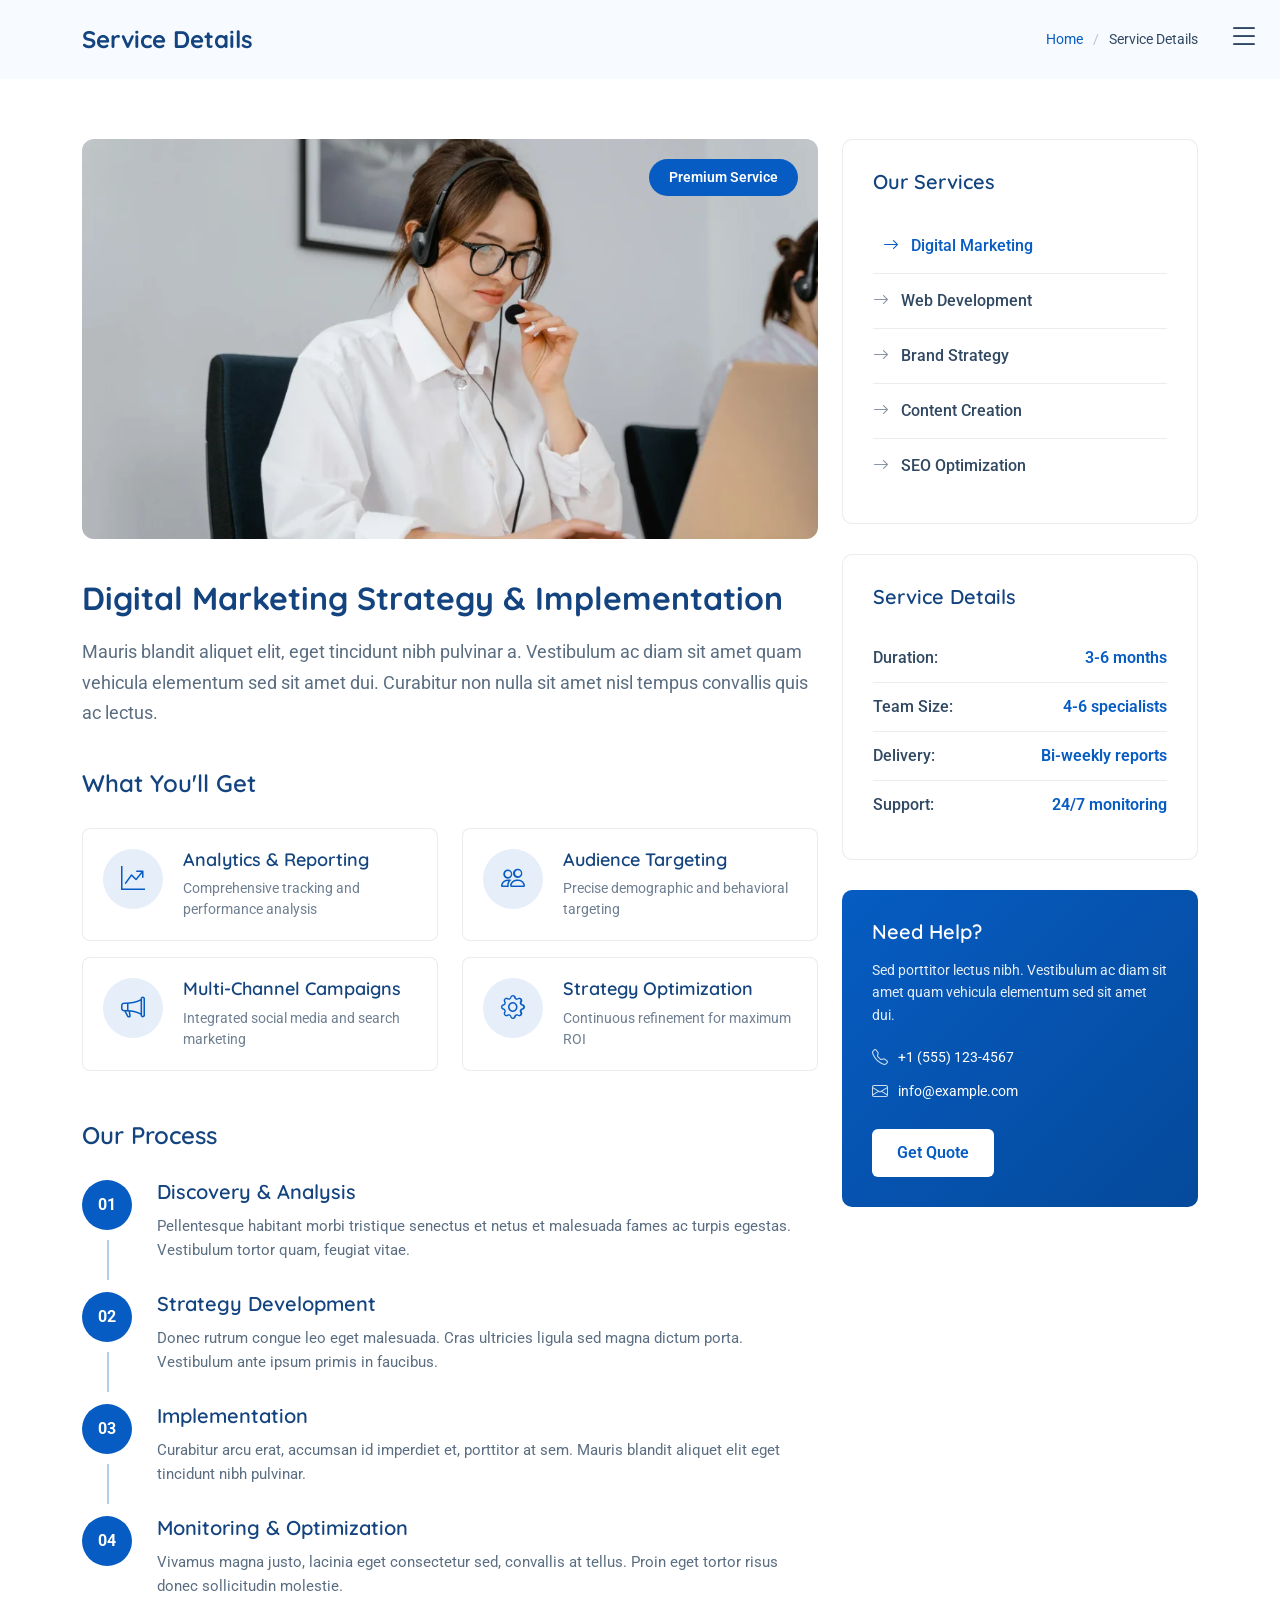
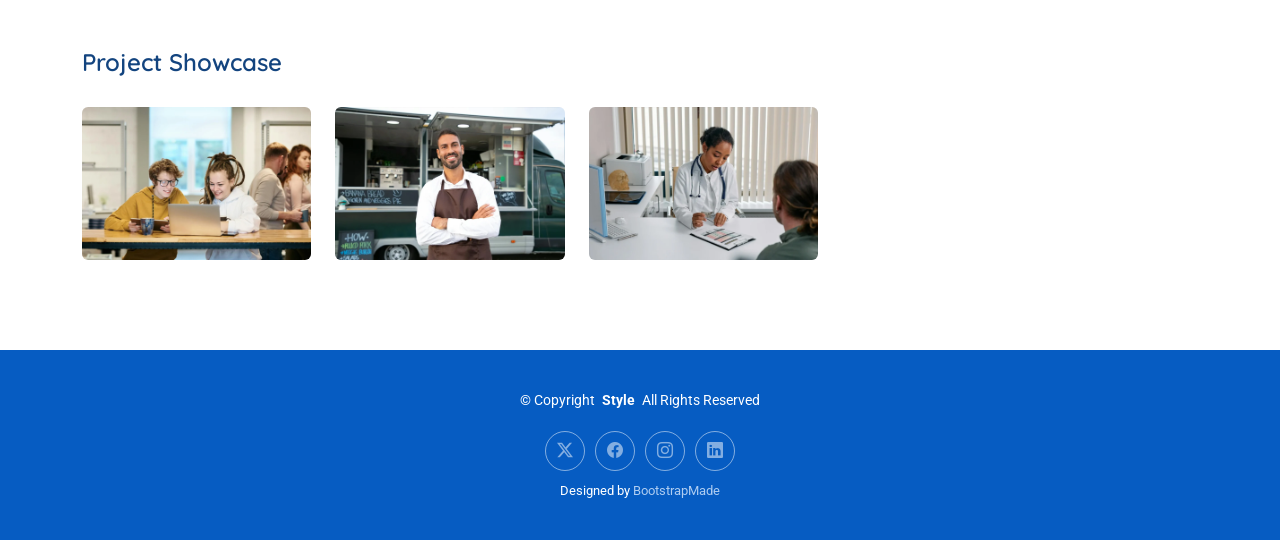
<file: service-details.html>
<!DOCTYPE html>
<html lang="en">

<head>
  <meta charset="utf-8">
  <meta content="width=device-width, initial-scale=1.0" name="viewport">
  <title>Service Details - Style Bootstrap Template</title>
  <meta name="description" content="">
  <meta name="keywords" content="">

  <!-- Favicons -->
  <link href="assets/img/favicon.png" rel="icon">
  <link href="assets/img/apple-touch-icon.png" rel="apple-touch-icon">

  <!-- Fonts -->
  <link href="https://fonts.googleapis.com" rel="preconnect">
  <link href="https://fonts.gstatic.com" rel="preconnect" crossorigin>
  <link href="https://fonts.googleapis.com/css2?family=Roboto:ital,wght@0,100;0,300;0,400;0,500;0,700;0,900;1,100;1,300;1,400;1,500;1,700;1,900&family=Open+Sans:ital,wght@0,300;0,400;0,500;0,600;0,700;0,800;1,300;1,400;1,500;1,600;1,700;1,800&family=Quicksand:wght@300;400;500;600;700&display=swap" rel="stylesheet">

  <!-- Vendor CSS Files -->
  <link href="assets/vendor/bootstrap/css/bootstrap.min.css" rel="stylesheet">
  <link href="assets/vendor/bootstrap-icons/bootstrap-icons.css" rel="stylesheet">
  <link href="assets/vendor/aos/aos.css" rel="stylesheet">
  <link href="assets/vendor/glightbox/css/glightbox.min.css" rel="stylesheet">
  <link href="assets/vendor/swiper/swiper-bundle.min.css" rel="stylesheet">

  <!-- Main CSS File -->
  <link href="assets/css/main.css" rel="stylesheet">

  <!-- =======================================================
  * Template Name: Style
  * Template URL: https://bootstrapmade.com/style-bootstrap-portfolio-template/
  * Updated: Jul 02 2025 with Bootstrap v5.3.7
  * Author: BootstrapMade.com
  * License: https://bootstrapmade.com/license/
  ======================================================== -->
</head>

<body class="service-details-page">

  <header id="header" class="header d-flex align-items-center fixed-top">
    <div class="container-fluid position-relative d-flex align-items-center justify-content-between">

      <a href="index.html" class="logo d-flex align-items-center">
        <!-- Uncomment the line below if you also wish to use an image logo -->
        <!-- <img src="assets/img/logo.webp" alt=""> -->
        <!-- Uncomment the line below if you also wish to use an text logo -->
        <!-- <h1 class="sitename">Style</h1>  -->
      </a>

      <nav id="navmenu" class="navmenu">

        <div class="profile-img">
          <img src="assets/img/profile/profile-square-1.webp" alt="" class="img-fluid rounded-circle">
        </div>

        <a href="index.html" class="logo d-flex align-items-center justify-content-center">
          <!-- Uncomment the line below if you also wish to use an image logo -->
          <!-- <img src="assets/img/logo.webp" alt=""> -->
          <h1 class="sitename">Alex Smith</h1>
        </a>

        <div class="social-links text-center">
          <a href="#" class="twitter"><i class="bi bi-twitter-x"></i></a>
          <a href="#" class="facebook"><i class="bi bi-facebook"></i></a>
          <a href="#" class="instagram"><i class="bi bi-instagram"></i></a>
          <a href="#" class="google-plus"><i class="bi bi-skype"></i></a>
          <a href="#" class="linkedin"><i class="bi bi-linkedin"></i></a>
        </div>

        <ul>
          <li><a href="#hero">Home</a></li>
          <li><a href="#about">About</a></li>
          <li><a href="#resume">Resume</a></li>
          <li><a href="#portfolio">Portfolio</a></li>
          <li><a href="#services">Services</a></li>
          <li class="dropdown"><a href="#"><span>Dropdown</span> <i class="bi bi-chevron-down toggle-dropdown"></i></a>
            <ul>
              <li><a href="#">Dropdown 1</a></li>
              <li class="dropdown"><a href="#"><span>Deep Dropdown</span> <i class="bi bi-chevron-down toggle-dropdown"></i></a>
                <ul>
                  <li><a href="#">Deep Dropdown 1</a></li>
                  <li><a href="#">Deep Dropdown 2</a></li>
                  <li><a href="#">Deep Dropdown 3</a></li>
                  <li><a href="#">Deep Dropdown 4</a></li>
                  <li><a href="#">Deep Dropdown 5</a></li>
                </ul>
              </li>
              <li><a href="#">Dropdown 2</a></li>
              <li><a href="#">Dropdown 3</a></li>
              <li><a href="#">Dropdown 4</a></li>
            </ul>
          </li>
          <li><a href="#contact">Contact</a></li>
        </ul>
        <i class="mobile-nav-toggle d-xl-none bi bi-list"></i>
      </nav>

    </div>
  </header>

  <main class="main">

    <!-- Page Title -->
    <div class="page-title light-background">
      <div class="container d-lg-flex justify-content-between align-items-center">
        <h1 class="mb-2 mb-lg-0">Service Details</h1>
        <nav class="breadcrumbs">
          <ol>
            <li><a href="index.html">Home</a></li>
            <li class="current">Service Details</li>
          </ol>
        </nav>
      </div>
    </div><!-- End Page Title -->

    <!-- Service Details Section -->
    <section id="service-details" class="service-details section">

      <div class="container" data-aos="fade-up" data-aos-delay="100">

        <div class="row gy-5">

          <div class="col-lg-8" data-aos="fade-up" data-aos-delay="200">
            <div class="service-hero">
              <img src="assets/img/services/services-7.webp" alt="" class="img-fluid">
              <div class="service-badge">
                <span>Premium Service</span>
              </div>
            </div>

            <div class="service-content">
              <div class="service-header">
                <h2>Digital Marketing Strategy &amp; Implementation</h2>
                <p class="service-intro">Mauris blandit aliquet elit, eget tincidunt nibh pulvinar a. Vestibulum ac diam sit amet quam vehicula elementum sed sit amet dui. Curabitur non nulla sit amet nisl tempus convallis quis ac lectus.</p>
              </div>

              <div class="service-features">
                <h4>What You'll Get</h4>
                <div class="row gy-3">
                  <div class="col-md-6">
                    <div class="feature-item">
                      <div class="feature-icon">
                        <i class="bi bi-graph-up-arrow"></i>
                      </div>
                      <div class="feature-content">
                        <h5>Analytics &amp; Reporting</h5>
                        <p>Comprehensive tracking and performance analysis</p>
                      </div>
                    </div>
                  </div>
                  <div class="col-md-6">
                    <div class="feature-item">
                      <div class="feature-icon">
                        <i class="bi bi-people"></i>
                      </div>
                      <div class="feature-content">
                        <h5>Audience Targeting</h5>
                        <p>Precise demographic and behavioral targeting</p>
                      </div>
                    </div>
                  </div>
                  <div class="col-md-6">
                    <div class="feature-item">
                      <div class="feature-icon">
                        <i class="bi bi-megaphone"></i>
                      </div>
                      <div class="feature-content">
                        <h5>Multi-Channel Campaigns</h5>
                        <p>Integrated social media and search marketing</p>
                      </div>
                    </div>
                  </div>
                  <div class="col-md-6">
                    <div class="feature-item">
                      <div class="feature-icon">
                        <i class="bi bi-gear"></i>
                      </div>
                      <div class="feature-content">
                        <h5>Strategy Optimization</h5>
                        <p>Continuous refinement for maximum ROI</p>
                      </div>
                    </div>
                  </div>
                </div>
              </div>

              <div class="service-process">
                <h4>Our Process</h4>
                <div class="process-steps">
                  <div class="process-step">
                    <div class="step-number">01</div>
                    <div class="step-content">
                      <h5>Discovery &amp; Analysis</h5>
                      <p>Pellentesque habitant morbi tristique senectus et netus et malesuada fames ac turpis egestas. Vestibulum tortor quam, feugiat vitae.</p>
                    </div>
                  </div>
                  <div class="process-step">
                    <div class="step-number">02</div>
                    <div class="step-content">
                      <h5>Strategy Development</h5>
                      <p>Donec rutrum congue leo eget malesuada. Cras ultricies ligula sed magna dictum porta. Vestibulum ante ipsum primis in faucibus.</p>
                    </div>
                  </div>
                  <div class="process-step">
                    <div class="step-number">03</div>
                    <div class="step-content">
                      <h5>Implementation</h5>
                      <p>Curabitur arcu erat, accumsan id imperdiet et, porttitor at sem. Mauris blandit aliquet elit eget tincidunt nibh pulvinar.</p>
                    </div>
                  </div>
                  <div class="process-step">
                    <div class="step-number">04</div>
                    <div class="step-content">
                      <h5>Monitoring &amp; Optimization</h5>
                      <p>Vivamus magna justo, lacinia eget consectetur sed, convallis at tellus. Proin eget tortor risus donec sollicitudin molestie.</p>
                    </div>
                  </div>
                </div>
              </div>

              <div class="service-gallery" data-aos="fade-up" data-aos-delay="300">
                <h4>Project Showcase</h4>
                <div class="row gy-3">
                  <div class="col-md-4">
                    <img src="assets/img/services/services-2.webp" alt="" class="img-fluid rounded">
                  </div>
                  <div class="col-md-4">
                    <img src="assets/img/services/services-8.webp" alt="" class="img-fluid rounded">
                  </div>
                  <div class="col-md-4">
                    <img src="assets/img/services/services-11.webp" alt="" class="img-fluid rounded">
                  </div>
                </div>
              </div>
            </div>
          </div>

          <div class="col-lg-4" data-aos="fade-up" data-aos-delay="400">
            <div class="service-sidebar">

              <div class="service-menu">
                <h4>Our Services</h4>
                <div class="menu-list">
                  <a href="#" class="menu-item active">
                    <i class="bi bi-arrow-right"></i>
                    <span>Digital Marketing</span>
                  </a>
                  <a href="#" class="menu-item">
                    <i class="bi bi-arrow-right"></i>
                    <span>Web Development</span>
                  </a>
                  <a href="#" class="menu-item">
                    <i class="bi bi-arrow-right"></i>
                    <span>Brand Strategy</span>
                  </a>
                  <a href="#" class="menu-item">
                    <i class="bi bi-arrow-right"></i>
                    <span>Content Creation</span>
                  </a>
                  <a href="#" class="menu-item">
                    <i class="bi bi-arrow-right"></i>
                    <span>SEO Optimization</span>
                  </a>
                </div>
              </div>

              <div class="service-info">
                <h4>Service Details</h4>
                <div class="info-list">
                  <div class="info-item">
                    <span class="info-label">Duration:</span>
                    <span class="info-value">3-6 months</span>
                  </div>
                  <div class="info-item">
                    <span class="info-label">Team Size:</span>
                    <span class="info-value">4-6 specialists</span>
                  </div>
                  <div class="info-item">
                    <span class="info-label">Delivery:</span>
                    <span class="info-value">Bi-weekly reports</span>
                  </div>
                  <div class="info-item">
                    <span class="info-label">Support:</span>
                    <span class="info-value">24/7 monitoring</span>
                  </div>
                </div>
              </div>

              <div class="contact-card">
                <div class="contact-content">
                  <h4>Need Help?</h4>
                  <p>Sed porttitor lectus nibh. Vestibulum ac diam sit amet quam vehicula elementum sed sit amet dui.</p>
                  <div class="contact-info">
                    <div class="contact-item">
                      <i class="bi bi-telephone"></i>
                      <span>+1 (555) 123-4567</span>
                    </div>
                    <div class="contact-item">
                      <i class="bi bi-envelope"></i>
                      <span>info@example.com</span>
                    </div>
                  </div>
                  <a href="#" class="btn btn-primary">Get Quote</a>
                </div>
              </div>

            </div>
          </div>

        </div>

      </div>

    </section><!-- /Service Details Section -->

  </main>

  <footer id="footer" class="footer dark-background">

    <div class="container">
      <div class="copyright text-center ">
        <p>© <span>Copyright</span> <strong class="px-1 sitename">Style</strong> <span>All Rights Reserved</span></p>
      </div>
      <div class="social-links d-flex justify-content-center">
        <a href=""><i class="bi bi-twitter-x"></i></a>
        <a href=""><i class="bi bi-facebook"></i></a>
        <a href=""><i class="bi bi-instagram"></i></a>
        <a href=""><i class="bi bi-linkedin"></i></a>
      </div>
      <div class="credits">
        <!-- All the links in the footer should remain intact. -->
        <!-- You can delete the links only if you've purchased the pro version. -->
        <!-- Licensing information: https://bootstrapmade.com/license/ -->
        <!-- Purchase the pro version with working PHP/AJAX contact form: [buy-url] -->
        Designed by <a href="https://bootstrapmade.com/">BootstrapMade</a>
      </div>
    </div>

  </footer>

  <!-- Scroll Top -->
  <a href="#" id="scroll-top" class="scroll-top d-flex align-items-center justify-content-center"><i class="bi bi-arrow-up-short"></i></a>

  <!-- Vendor JS Files -->
  <script src="assets/vendor/bootstrap/js/bootstrap.bundle.min.js"></script>
  <script src="assets/vendor/php-email-form/validate.js"></script>
  <script src="assets/vendor/aos/aos.js"></script>
  <script src="assets/vendor/purecounter/purecounter_vanilla.js"></script>
  <script src="assets/vendor/typed.js/typed.umd.js"></script>
  <script src="assets/vendor/waypoints/noframework.waypoints.js"></script>
  <script src="assets/vendor/glightbox/js/glightbox.min.js"></script>
  <script src="assets/vendor/imagesloaded/imagesloaded.pkgd.min.js"></script>
  <script src="assets/vendor/isotope-layout/isotope.pkgd.min.js"></script>
  <script src="assets/vendor/swiper/swiper-bundle.min.js"></script>

  <!-- Main JS File -->
  <script src="assets/js/main.js"></script>

</body>

</html>
</file>
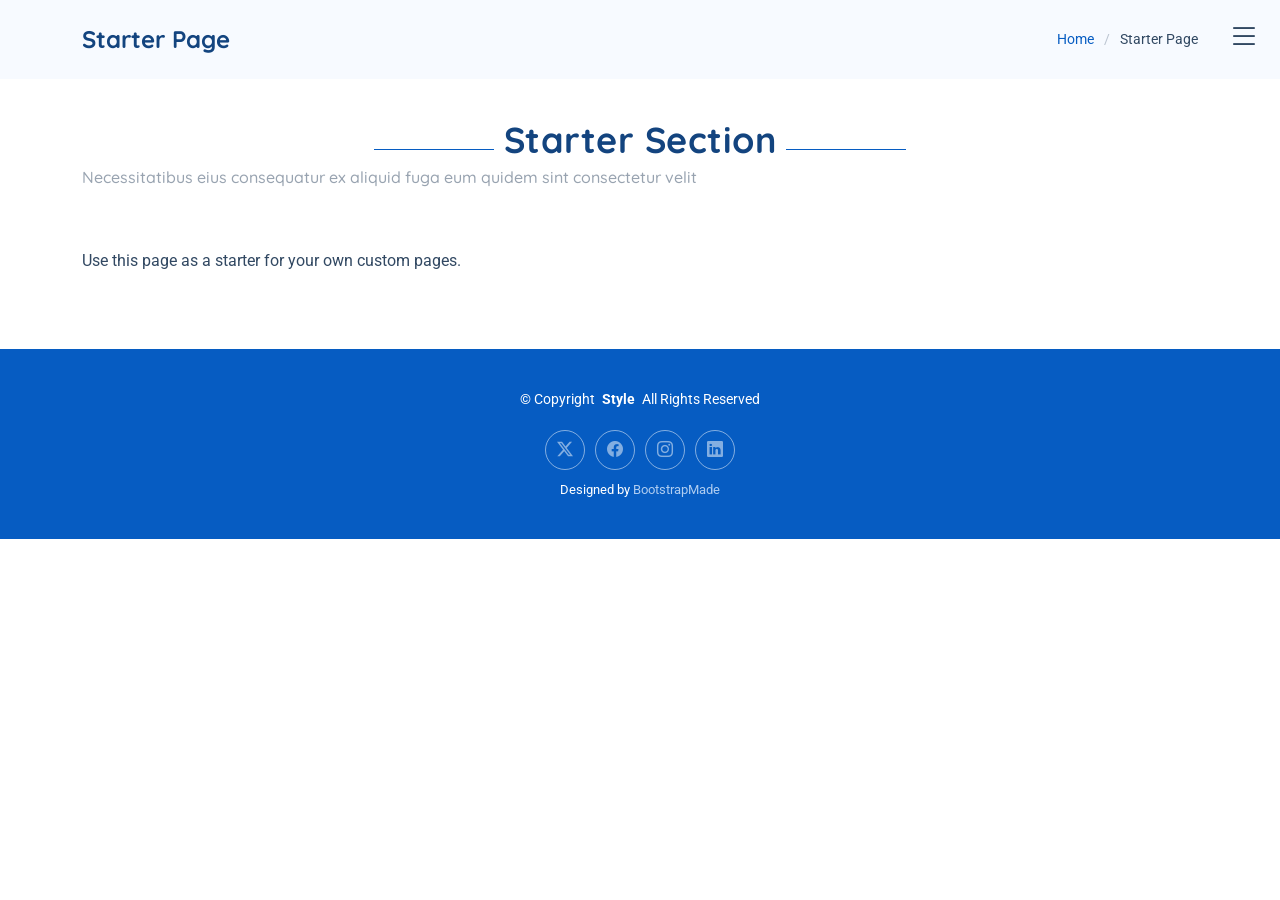
<file: starter-page.html>
<!DOCTYPE html>
<html lang="en">

<head>
  <meta charset="utf-8">
  <meta content="width=device-width, initial-scale=1.0" name="viewport">
  <title>Starter Page - Style Bootstrap Template</title>
  <meta name="description" content="">
  <meta name="keywords" content="">

  <!-- Favicons -->
  <link href="assets/img/favicon.png" rel="icon">
  <link href="assets/img/apple-touch-icon.png" rel="apple-touch-icon">

  <!-- Fonts -->
  <link href="https://fonts.googleapis.com" rel="preconnect">
  <link href="https://fonts.gstatic.com" rel="preconnect" crossorigin>
  <link href="https://fonts.googleapis.com/css2?family=Roboto:ital,wght@0,100;0,300;0,400;0,500;0,700;0,900;1,100;1,300;1,400;1,500;1,700;1,900&family=Open+Sans:ital,wght@0,300;0,400;0,500;0,600;0,700;0,800;1,300;1,400;1,500;1,600;1,700;1,800&family=Quicksand:wght@300;400;500;600;700&display=swap" rel="stylesheet">

  <!-- Vendor CSS Files -->
  <link href="assets/vendor/bootstrap/css/bootstrap.min.css" rel="stylesheet">
  <link href="assets/vendor/bootstrap-icons/bootstrap-icons.css" rel="stylesheet">
  <link href="assets/vendor/aos/aos.css" rel="stylesheet">
  <link href="assets/vendor/glightbox/css/glightbox.min.css" rel="stylesheet">
  <link href="assets/vendor/swiper/swiper-bundle.min.css" rel="stylesheet">

  <!-- Main CSS File -->
  <link href="assets/css/main.css" rel="stylesheet">

  <!-- =======================================================
  * Template Name: Style
  * Template URL: https://bootstrapmade.com/style-bootstrap-portfolio-template/
  * Updated: Jul 02 2025 with Bootstrap v5.3.7
  * Author: BootstrapMade.com
  * License: https://bootstrapmade.com/license/
  ======================================================== -->
</head>

<body class="starter-page-page">

  <header id="header" class="header d-flex align-items-center fixed-top">
    <div class="container-fluid position-relative d-flex align-items-center justify-content-between">

      <a href="index.html" class="logo d-flex align-items-center">
        <!-- Uncomment the line below if you also wish to use an image logo -->
        <!-- <img src="assets/img/logo.webp" alt=""> -->
        <!-- Uncomment the line below if you also wish to use an text logo -->
        <!-- <h1 class="sitename">Style</h1>  -->
      </a>

      <nav id="navmenu" class="navmenu">

        <div class="profile-img">
          <img src="assets/img/profile/profile-square-1.webp" alt="" class="img-fluid rounded-circle">
        </div>

        <a href="index.html" class="logo d-flex align-items-center justify-content-center">
          <!-- Uncomment the line below if you also wish to use an image logo -->
          <!-- <img src="assets/img/logo.webp" alt=""> -->
          <h1 class="sitename">Alex Smith</h1>
        </a>

        <div class="social-links text-center">
          <a href="#" class="twitter"><i class="bi bi-twitter-x"></i></a>
          <a href="#" class="facebook"><i class="bi bi-facebook"></i></a>
          <a href="#" class="instagram"><i class="bi bi-instagram"></i></a>
          <a href="#" class="google-plus"><i class="bi bi-skype"></i></a>
          <a href="#" class="linkedin"><i class="bi bi-linkedin"></i></a>
        </div>

        <ul>
          <li><a href="#hero">Home</a></li>
          <li><a href="#about">About</a></li>
          <li><a href="#resume">Resume</a></li>
          <li><a href="#portfolio">Portfolio</a></li>
          <li><a href="#services">Services</a></li>
          <li class="dropdown"><a href="#"><span>Dropdown</span> <i class="bi bi-chevron-down toggle-dropdown"></i></a>
            <ul>
              <li><a href="#">Dropdown 1</a></li>
              <li class="dropdown"><a href="#"><span>Deep Dropdown</span> <i class="bi bi-chevron-down toggle-dropdown"></i></a>
                <ul>
                  <li><a href="#">Deep Dropdown 1</a></li>
                  <li><a href="#">Deep Dropdown 2</a></li>
                  <li><a href="#">Deep Dropdown 3</a></li>
                  <li><a href="#">Deep Dropdown 4</a></li>
                  <li><a href="#">Deep Dropdown 5</a></li>
                </ul>
              </li>
              <li><a href="#">Dropdown 2</a></li>
              <li><a href="#">Dropdown 3</a></li>
              <li><a href="#">Dropdown 4</a></li>
            </ul>
          </li>
          <li><a href="#contact">Contact</a></li>
        </ul>
        <i class="mobile-nav-toggle d-xl-none bi bi-list"></i>
      </nav>

    </div>
  </header>

  <main class="main">

    <!-- Page Title -->
    <div class="page-title light-background">
      <div class="container d-lg-flex justify-content-between align-items-center">
        <h1 class="mb-2 mb-lg-0">Starter Page</h1>
        <nav class="breadcrumbs">
          <ol>
            <li><a href="index.html">Home</a></li>
            <li class="current">Starter Page</li>
          </ol>
        </nav>
      </div>
    </div><!-- End Page Title -->

    <!-- Starter Section Section -->
    <section id="starter-section" class="starter-section section">

      <!-- Section Title -->
      <div class="container section-title">
        <h2>Starter Section</h2>
        <p>Necessitatibus eius consequatur ex aliquid fuga eum quidem sint consectetur velit</p>
      </div><!-- End Section Title -->

      <div class="container" data-aos="fade-up">
        <p>Use this page as a starter for your own custom pages.</p>
      </div>

    </section><!-- /Starter Section Section -->

  </main>

  <footer id="footer" class="footer dark-background">

    <div class="container">
      <div class="copyright text-center ">
        <p>© <span>Copyright</span> <strong class="px-1 sitename">Style</strong> <span>All Rights Reserved</span></p>
      </div>
      <div class="social-links d-flex justify-content-center">
        <a href=""><i class="bi bi-twitter-x"></i></a>
        <a href=""><i class="bi bi-facebook"></i></a>
        <a href=""><i class="bi bi-instagram"></i></a>
        <a href=""><i class="bi bi-linkedin"></i></a>
      </div>
      <div class="credits">
        <!-- All the links in the footer should remain intact. -->
        <!-- You can delete the links only if you've purchased the pro version. -->
        <!-- Licensing information: https://bootstrapmade.com/license/ -->
        <!-- Purchase the pro version with working PHP/AJAX contact form: [buy-url] -->
        Designed by <a href="https://bootstrapmade.com/">BootstrapMade</a>
      </div>
    </div>

  </footer>

  <!-- Scroll Top -->
  <a href="#" id="scroll-top" class="scroll-top d-flex align-items-center justify-content-center"><i class="bi bi-arrow-up-short"></i></a>

  <!-- Vendor JS Files -->
  <script src="assets/vendor/bootstrap/js/bootstrap.bundle.min.js"></script>
  <script src="assets/vendor/php-email-form/validate.js"></script>
  <script src="assets/vendor/aos/aos.js"></script>
  <script src="assets/vendor/purecounter/purecounter_vanilla.js"></script>
  <script src="assets/vendor/typed.js/typed.umd.js"></script>
  <script src="assets/vendor/waypoints/noframework.waypoints.js"></script>
  <script src="assets/vendor/glightbox/js/glightbox.min.js"></script>
  <script src="assets/vendor/imagesloaded/imagesloaded.pkgd.min.js"></script>
  <script src="assets/vendor/isotope-layout/isotope.pkgd.min.js"></script>
  <script src="assets/vendor/swiper/swiper-bundle.min.js"></script>

  <!-- Main JS File -->
  <script src="assets/js/main.js"></script>

</body>

</html>
</file>
<file: assets/css/main.css>
@charset "UTF-8";

/*--------------------------------------------------------------
# Font & Color Variables
# Help: https://bootstrapmade.com/color-system/
--------------------------------------------------------------*/
/* Fonts */
:root {
  --default-font: "Roboto",  system-ui, -apple-system, "Segoe UI", Roboto, "Helvetica Neue", Arial, "Noto Sans", "Liberation Sans", sans-serif, "Apple Color Emoji", "Segoe UI Emoji", "Segoe UI Symbol", "Noto Color Emoji";
  --heading-font: "Quicksand",  sans-serif;
  --nav-font: "Open Sans",  sans-serif;
}

/* Global Colors - The following color variables are used throughout the website. Updating them here will change the color scheme of the entire website */
:root { 
  --background-color: #ffffff; /* Background color for the entire website, including individual sections */
  --default-color: #314862; /* Default color used for the majority of the text content across the entire website */
  --heading-color: #13447f; /* Color for headings, subheadings and title throughout the website */
  --accent-color: #065cc2; /* Accent color that represents your brand on the website. It's used for buttons, links, and other elements that need to stand out */
  --surface-color: #ffffff; /* The surface color is used as a background of boxed elements within sections, such as cards, icon boxes, or other elements that require a visual separation from the global background. */
  --contrast-color: #ffffff; /* Contrast color for text, ensuring readability against backgrounds of accent, heading, or default colors. */
}

/* Nav Menu Colors - The following color variables are used specifically for the navigation menu. They are separate from the global colors to allow for more customization options */
:root {
  --nav-color: #314862;  /* The default color of the main navmenu links */
  --nav-hover-color: #065cc2; /* Applied to main navmenu links when they are hovered over or active */
  --nav-mobile-background-color: #11427d; /* Used as the background color for mobile navigation menu */
  --nav-dropdown-background-color: #065cc2; /* Used as the background color for dropdown items that appear when hovering over primary navigation items */
  --nav-dropdown-color: #acc4e0; /* Used for navigation links of the dropdown items in the navigation menu. */
  --nav-dropdown-hover-color: #ffffff; /* Similar to --nav-hover-color, this color is applied to dropdown navigation links when they are hovered over. */
}

/* Color Presets - These classes override global colors when applied to any section or element, providing reuse of the sam color scheme. */

.light-background {
  --background-color: #f7faff;
  --surface-color: #ffffff;
}

.dark-background {
  --background-color: #065cc2;
  --default-color: #ffffff;
  --heading-color: #ffffff;
  --accent-color: #afcdf1;
  --surface-color: #2973cc;
  --contrast-color: #ffffff;
}

/* Smooth scroll */
:root {
  scroll-behavior: smooth;
}

/*--------------------------------------------------------------
# General Styling & Shared Classes
--------------------------------------------------------------*/
body {
  color: var(--default-color);
  background-color: var(--background-color);
  font-family: var(--default-font);
}

a {
  color: var(--accent-color);
  text-decoration: none;
  transition: 0.3s;
}

a:hover {
  color: color-mix(in srgb, var(--accent-color), transparent 25%);
  text-decoration: none;
}

h1,
h2,
h3,
h4,
h5,
h6 {
  color: var(--heading-color);
  font-family: var(--heading-font);
}

/* PHP Email Form Messages
------------------------------*/
.php-email-form .error-message {
  display: none;
  background: #df1529;
  color: #ffffff;
  text-align: left;
  padding: 15px;
  margin-bottom: 24px;
  font-weight: 600;
}

.php-email-form .sent-message {
  display: none;
  color: #ffffff;
  background: #059652;
  text-align: center;
  padding: 15px;
  margin-bottom: 24px;
  font-weight: 600;
}

.php-email-form .loading {
  display: none;
  background: var(--surface-color);
  text-align: center;
  padding: 15px;
  margin-bottom: 24px;
}

.php-email-form .loading:before {
  content: "";
  display: inline-block;
  border-radius: 50%;
  width: 24px;
  height: 24px;
  margin: 0 10px -6px 0;
  border: 3px solid var(--accent-color);
  border-top-color: var(--surface-color);
  animation: php-email-form-loading 1s linear infinite;
}

@keyframes php-email-form-loading {
  0% {
    transform: rotate(0deg);
  }

  100% {
    transform: rotate(360deg);
  }
}

/*--------------------------------------------------------------
# Global Header
--------------------------------------------------------------*/
.header {
  --background-color: rgba(255, 255, 255, 0);
  color: var(--default-color);
  background-color: var(--background-color);
  padding: 15px 0;
  transition: all 0.5s;
  z-index: 997;
}

.header .logo {
  line-height: 1;
}

.header .logo img {
  max-height: 32px;
  margin-right: 8px;
}

.header .logo h1 {
  font-size: 30px;
  margin: 0;
  font-weight: 700;
  color: var(--heading-color);
}

/*--------------------------------------------------------------
# Navigation Menu
--------------------------------------------------------------*/
/* Navmenu */
.mobile-nav-toggle {
  color: var(--nav-color);
  position: fixed;
  top: 20px;
  right: 20px;
  font-size: 32px;
  line-height: 0;
  cursor: pointer;
  display: block !important;
  z-index: 998;
  transition: 0.3s;
}

.mobile-nav-toggle:hover {
  color: var(--nav-hover-color);
}

.navmenu {
  position: fixed;
  top: 0;
  bottom: 0;
  right: -300px;
  z-index: 997;
  transition: 0.3s;
  width: 300px;
  overflow: hidden;
}

.navmenu .profile-img img {
  margin: 15px auto;
  display: block;
  width: 160px;
  border: 8px solid color-mix(in srgb, var(--contrast-color), transparent 85%);
}

.navmenu .logo {
  line-height: 1;
  margin-bottom: 15px;
}

.navmenu .logo img {
  max-height: 32px;
  margin-right: 8px;
}

.navmenu .logo h1 {
  font-size: 24px;
  margin: 0;
  font-weight: 700;
  color: var(--contrast-color);
}

.navmenu .social-links {
  margin: 0 0 20px 0;
}

.navmenu .social-links a {
  font-size: 16px;
  display: inline-flex;
  align-items: center;
  justify-content: center;
  padding: 0;
  background: color-mix(in srgb, var(--contrast-color), transparent 90%);
  color: var(--contrast-color);
  margin: 0 2px;
  border-radius: 50%;
  width: 40px;
  height: 40px;
  transition: 0.3s;
}

.navmenu .social-links a i {
  margin: 0;
}

.navmenu .social-links a:hover {
  color: var(--contrast-color);
  background: var(--accent-color);
}

.navmenu ul {
  display: block;
  list-style: none;
  padding: 10px 0;
  margin: 0;
  overflow-y: auto;
  transition: 0.3s;
  z-index: 998;
}

.navmenu a,
.navmenu a:focus {
  color: var(--nav-dropdown-color);
  padding: 10px 20px;
  font-family: var(--nav-font);
  font-size: 17px;
  font-weight: 500;
  display: flex;
  align-items: center;
  justify-content: space-between;
  white-space: nowrap;
  transition: 0.3s;
}

.navmenu a i,
.navmenu a:focus i {
  font-size: 12px;
  line-height: 0;
  margin-left: 5px;
  width: 30px;
  height: 30px;
  display: flex;
  align-items: center;
  justify-content: center;
  border-radius: 50%;
  transition: 0.3s;
  background-color: color-mix(in srgb, var(--accent-color), transparent 90%);
}

.navmenu a i:hover,
.navmenu a:focus i:hover {
  background-color: var(--accent-color);
  color: var(--contrast-color);
}

.navmenu a:hover,
.navmenu .active,
.navmenu .active:focus {
  color: var(--nav-dropdown-hover-color);
}

.navmenu .active i,
.navmenu .active:focus i {
  background-color: var(--accent-color);
  color: var(--contrast-color);
  transform: rotate(180deg);
}

.navmenu .dropdown ul {
  position: static;
  display: none;
  z-index: 99;
  padding: 10px 0;
  margin: 10px 20px;
  box-shadow: none;
  transition: all 0.5s ease-in-out;
}

.navmenu .dropdown>.dropdown-active {
  display: block;
  background-color: var(--nav-dropdown-background-color);
  border: 1px solid color-mix(in srgb, var(--nav-dropdown-color), transparent 90%);
}

.mobile-nav-active {
  overflow: hidden;
}

.mobile-nav-active .mobile-nav-toggle {
  right: 310px;
  font-size: 36px;
}

.mobile-nav-active .navmenu {
  position: fixed;
  overflow: hidden;
  top: 0;
  bottom: 0;
  right: 0;
  background-color: var(--nav-mobile-background-color);
  transition: 0.3s;
}

/*--------------------------------------------------------------
# Global Footer
--------------------------------------------------------------*/
.footer {
  color: var(--default-color);
  background-color: var(--background-color);
  font-size: 14px;
  padding: 40px 0;
  position: relative;
}

.footer .copyright p {
  margin-bottom: 0;
}

.footer .social-links {
  margin-top: 20px;
}

.footer .social-links a {
  display: flex;
  align-items: center;
  justify-content: center;
  width: 40px;
  height: 40px;
  border-radius: 50%;
  border: 1px solid color-mix(in srgb, var(--default-color), transparent 50%);
  font-size: 16px;
  color: color-mix(in srgb, var(--default-color), transparent 50%);
  margin: 0 5px;
  transition: 0.3s;
}

.footer .social-links a:hover {
  color: var(--accent-color);
  border-color: var(--accent-color);
}

.footer .credits {
  margin-top: 10px;
  font-size: 13px;
  text-align: center;
}

/*--------------------------------------------------------------
# Scroll Top Button
--------------------------------------------------------------*/
.scroll-top {
  position: fixed;
  visibility: hidden;
  opacity: 0;
  right: 15px;
  bottom: -15px;
  z-index: 99999;
  background-color: var(--accent-color);
  width: 44px;
  height: 44px;
  border-radius: 50px;
  transition: all 0.4s;
}

.scroll-top i {
  font-size: 24px;
  color: var(--contrast-color);
  line-height: 0;
}

.scroll-top:hover {
  background-color: color-mix(in srgb, var(--accent-color), transparent 20%);
  color: var(--contrast-color);
}

.scroll-top.active {
  visibility: visible;
  opacity: 1;
  bottom: 15px;
}

/*--------------------------------------------------------------
# Disable aos animation delay on mobile devices
--------------------------------------------------------------*/
@media screen and (max-width: 768px) {
  [data-aos-delay] {
    transition-delay: 0 !important;
  }
}

/*--------------------------------------------------------------
# Global Page Titles & Breadcrumbs
--------------------------------------------------------------*/
.page-title {
  color: var(--default-color);
  background-color: var(--background-color);
  padding: 25px 0;
  position: relative;
}

.page-title h1 {
  font-size: 24px;
  font-weight: 700;
}

.page-title .breadcrumbs ol {
  display: flex;
  flex-wrap: wrap;
  list-style: none;
  padding: 0;
  margin: 0;
  font-size: 14px;
  font-weight: 400;
}

.page-title .breadcrumbs ol li+li {
  padding-left: 10px;
}

.page-title .breadcrumbs ol li+li::before {
  content: "/";
  display: inline-block;
  padding-right: 10px;
  color: color-mix(in srgb, var(--default-color), transparent 70%);
}

/*--------------------------------------------------------------
# Global Sections
--------------------------------------------------------------*/
section,
.section {
  color: var(--default-color);
  background-color: var(--background-color);
  padding: 60px 0;
  overflow: clip;
}

/*--------------------------------------------------------------
# Global Section Titles
--------------------------------------------------------------*/
.section-title {
  padding-bottom: 60px;
  position: relative;
}

.section-title h2 {
	 display: flex;
  justify-content: center;
 
  text-align: center;
  font-size: 36px;
  font-weight: 700;
  padding: 0;
  line-height: 1px;
  margin: 0;
  letter-spacing: 0.5px;
  position: relative;
}

.section-title h2::after {
  content: "";
  width: 120px;
  height: 1px;
  display: inline-block;
  background: var(--accent-color);
  margin: 10px 10px;
  
}

.section-title h2::before {
  content: "";
  width: 120px;
  height: 1px;
  display: inline-block;
  background: var(--accent-color);
  margin: 10px 10px;
}

.section-title p {
  color: color-mix(in srgb, var(--default-color), transparent 50%);
  margin: 5px 0 0 0;
  font-size: 16px;
  font-weight: 500;
  font-family: var(--heading-font);
}

/*--------------------------------------------------------------
# Hero Section
--------------------------------------------------------------*/
.hero {
  padding: 120px 0;
  position: relative;
  overflow: hidden;
  min-height: 100vh;
  display: flex;
  align-items: center;
}

.hero::before {
  content: "";
  position: absolute;
  top: 0;
  left: 0;
  right: 0;
  bottom: 0;
  background: url("../img/bg/back1.jpg") no-repeat center center;
  background-size: cover;
  opacity: 0.08;
  z-index: 1;
}

.hero .container {
  position: relative;
  z-index: 2;
}

@media (max-width: 991px) {
  .hero .hero-content {
    padding: 60px 30px;
    text-align: center;
  }
}

@media (max-width: 576px) {
  .hero .hero-content {
    padding: 40px 20px;
  }
}

.hero .content-wrapper {
  max-width: 600px;
}

.hero .hero-title {
  font-size: 3.5rem;
  font-weight: 700;
  margin-bottom: 1.5rem;
  line-height: 1.2;
}

@media (max-width: 768px) {
  .hero .hero-title {
    font-size: 2.8rem;
  }
}

@media (max-width: 576px) {
  .hero .hero-title {
    font-size: 2.2rem;
  }
}

.hero .hero-title .typed {
  color: var(--accent-color);
  position: relative;
}

.hero .lead {
  font-size: 1.2rem;
  color: color-mix(in srgb, var(--default-color), transparent 20%);
  margin-bottom: 3rem;
  line-height: 1.6;
}

@media (max-width: 768px) {
  .hero .lead {
    font-size: 1.1rem;
    margin-bottom: 2rem;
  }
}

.hero .hero-stats {
  display: flex;
  justify-content: center;
  gap: 60px; /* spacing between items */
  text-align: center;
  margin-top: 40px;
  margin-bottom: 3rem;
}

@media (max-width: 768px) {
  .hero .hero-stats {
    justify-content: center;
    gap: 1.5rem;
    margin-bottom: 2rem;
  }
}

@media (max-width: 576px) {
  .hero .hero-stats {
    flex-direction: column;
    gap: 1rem;
  }
}

.hero .hero-stats .stat-item {
  display: flex;
  flex-direction: column;
  align-items: center;
}

.hero .hero-stats .stat-item .purecounter {
  font-size: 2rem;
  font-weight: 700;
  color: var(--accent-color);
  line-height: 1;
}

.hero .hero-stats .stat-item .stat-label {
  font-size: 0.9rem;
  color: color-mix(in srgb, var(--default-color), transparent 40%);
  margin-top: 0.25rem;
}

.hero .hero-actions {
	
 display: flex;
  justify-content: center;
  gap: 60px; /* spacing between items */
  text-align: center;
  margin-top: 40px;
  margin-bottom: 3rem;
}

@media (max-width: 768px) {
  .hero .hero-actions {
    justify-content: center;
    margin-bottom: 2rem;
  }
}

@media (max-width: 576px) {
  .hero .hero-actions {
    flex-direction: column;
    align-items: center;
  }
}

.hero .hero-actions .btn {
  padding: 12px 30px;
  font-weight: 600;
  border-radius: 50px;
  text-decoration: none;
  transition: all 0.3s ease;
}

.hero .hero-actions .btn.btn-primary {
  background-color: var(--accent-color);
  color: var(--contrast-color);
  border: 2px solid var(--accent-color);
}

.hero .hero-actions .btn.btn-primary:hover {
  background-color: transparent;
  color: var(--accent-color);
}

.hero .hero-actions .btn.btn-outline {
  background-color: transparent;
  color: var(--default-color);
  border: 2px solid color-mix(in srgb, var(--default-color), transparent 70%);
}

.hero .hero-actions .btn.btn-outline:hover {
  background-color: var(--accent-color);
  color: var(--contrast-color);
  border-color: var(--accent-color);
}

.hero .social-links {
	
 display: flex;
  justify-content: center;
  gap: 60px; /* spacing between items */
  text-align: center;
  margin-top: 40px;
  gap: 1rem;
}

@media (max-width: 768px) {
  .hero .social-links {
    justify-content: center;
  }
}

.hero .social-links a {
  width: 45px;
  height: 45px;
  display: flex;
  align-items: center;
  justify-content: center;
  border-radius: 50%;
  background-color: var(--surface-color);
  color: var(--default-color);
  text-decoration: none;
  transition: all 0.3s ease;
  box-shadow: 0 2px 10px color-mix(in srgb, var(--default-color), transparent 90%);
}

.hero .social-links a:hover {
  background-color: var(--accent-color);
  color: var(--contrast-color);
  transform: translateY(-3px);
}

.hero .social-links a i {
  font-size: 1.2rem;
}

.hero .hero-image {
  position: relative;
  display: flex;
  align-items: center;
  justify-content: center;
  padding: 60px 30px;
}

@media (max-width: 991px) {
  .hero .hero-image {
    min-height: auto;
    padding: 40px 30px;
  }
}

.hero .image-container {
  position: relative;
  max-width: 500px;
  width: 100%;
}

.hero .hero-main-image {
  border-radius: 20px;
  box-shadow: 0 20px 60px color-mix(in srgb, var(--default-color), transparent 85%);
  position: relative;
  z-index: 2;
}

.hero .image-overlay {
  position: absolute;
  top: 20px;
  left: 20px;
  right: -20px;
  bottom: -20px;
  background: linear-gradient(45deg, var(--accent-color), color-mix(in srgb, var(--accent-color), transparent 30%));
  border-radius: 20px;
  z-index: 1;
}

.hero .floating-elements {
  position: absolute;
  top: 0;
  left: 0;
  right: 0;
  bottom: 0;
  z-index: 3;
}

.hero .floating-card {
  position: absolute;
  background-color: var(--surface-color);
  padding: 15px 20px;
  border-radius: 15px;
  box-shadow: 0 10px 30px color-mix(in srgb, var(--default-color), transparent 90%);
  display: flex;
  align-items: center;
  gap: 10px;
  white-space: nowrap;
  animation: float 6s ease-in-out infinite;
}

@media (max-width: 768px) {
  .hero .floating-card {
    padding: 10px 15px;
    font-size: 0.9rem;
  }
}

.hero .floating-card i {
  font-size: 1.5rem;
  color: var(--accent-color);
}

@media (max-width: 768px) {
  .hero .floating-card i {
    font-size: 1.2rem;
  }
}

.hero .floating-card span {
  font-weight: 600;
  color: var(--default-color);
}

.hero .floating-card.card-1 {
  top: 10%;
  left: -10%;
  animation-delay: 0s;
}

@media (max-width: 768px) {
  .hero .floating-card.card-1 {
    top: 5%;
    left: -5%;
  }
}

.hero .floating-card.card-2 {
  top: 60%;
  right: -15%;
  animation-delay: 2s;
}

@media (max-width: 768px) {
  .hero .floating-card.card-2 {
    top: 70%;
    right: -10%;
  }
}

.hero .floating-card.card-3 {
  bottom: 15%;
  left: -5%;
  animation-delay: 4s;
}

@media (max-width: 768px) {
  .hero .floating-card.card-3 {
    bottom: 10%;
    left: 0%;
  }
}

@keyframes float {

  0%,
  100% {
    transform: translateY(0px);
  }

  50% {
    transform: translateY(-20px);
  }
}

/*--------------------------------------------------------------
# About Section
--------------------------------------------------------------*/
.about .profile-image-wrapper {
  position: relative;
}

.about .profile-image-wrapper .profile-image {
  position: relative;
  width: 280px;
  height: 280px;
  margin: 0 auto 40px;
  border-radius: 50%;
  overflow: hidden;
  border: 5px solid var(--accent-color);
  box-shadow: 0 10px 30px color-mix(in srgb, var(--accent-color), transparent 80%);
}

.about .profile-image-wrapper .profile-image img {
  width: 100%;
  height: 100%;
  object-fit: cover;
}

@media (max-width: 768px) {
  .about .profile-image-wrapper .profile-image {
    width: 200px;
    height: 200px;
  }
}

.about .profile-image-wrapper .signature-section {
  text-align: center;
}

.about .profile-image-wrapper .signature-section .signature {
  max-width: 200px;
  height: auto;
  margin-bottom: 15px;
  opacity: 0.8;
}

.about .profile-image-wrapper .signature-section .quote {
  font-style: italic;
  color: color-mix(in srgb, var(--default-color), transparent 30%);
  font-size: 14px;
  margin: 0;
  max-width: 250px;
  margin: 0 auto;
}

.about .about-content .intro {
  margin-bottom: 40px;
}

.about .about-content .intro h2 {
  font-size: 2.5rem;
  margin-bottom: 20px;
  font-weight: 700;
}

@media (max-width: 768px) {
  .about .about-content .intro h2 {
    font-size: 2rem;
    text-align: center;
  }
}

.about .about-content .intro p {
  font-size: 16px;
  line-height: 1.7;
  color: color-mix(in srgb, var(--default-color), transparent 20%);
}

@media (max-width: 768px) {
  .about .about-content .intro p {
    text-align: center;
  }
}

.about .about-content .skills-grid {
  display: grid;
  grid-template-columns: repeat(auto-fit, minmax(200px, 1fr));
  gap: 20px;
  margin-bottom: 40px;
}

.about .about-content .skills-grid .skill-item {
  text-align: center;
  padding: 20px;
  border-radius: 10px;
  background: color-mix(in srgb, var(--accent-color), transparent 94%);
  border: 1px solid color-mix(in srgb, var(--accent-color), transparent 85%);
  transition: all 0.3s ease;
}

.about .about-content .skills-grid .skill-item:hover {
  transform: translateY(-5px);
  box-shadow: 0 10px 25px color-mix(in srgb, var(--accent-color), transparent 85%);
}

.about .about-content .skills-grid .skill-item .skill-icon {
  width: 60px;
  height: 60px;
  margin: 0 auto 15px;
  display: flex;
  align-items: center;
  justify-content: center;
  background: var(--accent-color);
  border-radius: 50%;
  color: var(--contrast-color);
  font-size: 24px;
}

.about .about-content .skills-grid .skill-item h4 {
  font-size: 18px;
  margin-bottom: 10px;
  color: var(--heading-color);
}

.about .about-content .skills-grid .skill-item p {
  font-size: 14px;
  color: color-mix(in srgb, var(--default-color), transparent 30%);
  margin: 0;
}

.about .about-content .journey-timeline {
  margin-bottom: 40px;
}

.about .about-content .journey-timeline .timeline-item {
  display: flex;
  align-items: center;
  margin-bottom: 20px;
  padding: 15px;
  border-left: 3px solid var(--accent-color);
  background: color-mix(in srgb, var(--surface-color), transparent 30%);
  border-radius: 0 8px 8px 0;
  transition: all 0.3s ease;
}

.about .about-content .journey-timeline .timeline-item:hover {
  background: color-mix(in srgb, var(--accent-color), transparent 95%);
  border-left-color: color-mix(in srgb, var(--accent-color), transparent 10%);
}

.about .about-content .journey-timeline .timeline-item:last-child {
  margin-bottom: 0;
}

.about .about-content .journey-timeline .timeline-item .year {
  font-weight: 700;
  color: var(--accent-color);
  font-size: 18px;
  min-width: 80px;
  margin-right: 20px;
}

.about .about-content .journey-timeline .timeline-item .description {
  color: color-mix(in srgb, var(--default-color), transparent 20%);
  font-size: 15px;
  line-height: 1.5;
}

@media (max-width: 576px) {
  .about .about-content .journey-timeline .timeline-item {
    flex-direction: column;
    align-items: flex-start;
  }

  .about .about-content .journey-timeline .timeline-item .year {
    margin-right: 0;
    margin-bottom: 8px;
  }
}

.about .about-content .cta-section .fun-fact {
  display: flex;
  align-items: center;
  justify-content: center;
  margin-bottom: 30px;
  padding: 15px 25px;
  background: color-mix(in srgb, var(--accent-color), transparent 94%);
  border-radius: 50px;
  border: 1px solid color-mix(in srgb, var(--accent-color), transparent 85%);
}

.about .about-content .cta-section .fun-fact .emoji {
  font-size: 20px;
  margin-right: 10px;
}

.about .about-content .cta-section .fun-fact .text {
  color: color-mix(in srgb, var(--default-color), transparent 20%);
  font-size: 14px;
  font-weight: 500;
}

@media (max-width: 768px) {
  .about .about-content .cta-section .fun-fact {
    justify-content: center;
    text-align: center;
  }
}

.about .about-content .cta-section .action-buttons {
  display: flex;
  gap: 15px;
  justify-content: center;
}

@media (max-width: 576px) {
  .about .about-content .cta-section .action-buttons {
    flex-direction: column;
    align-items: center;
  }
}

.about .about-content .cta-section .action-buttons .btn {
  padding: 12px 30px;
  font-weight: 600;
  border-radius: 50px;
  text-decoration: none;
  transition: all 0.3s ease;
  font-size: 15px;
}

.about .about-content .cta-section .action-buttons .btn.btn-primary {
  background: var(--accent-color);
  color: var(--contrast-color);
  border: 2px solid var(--accent-color);
}

.about .about-content .cta-section .action-buttons .btn.btn-primary:hover {
  background: color-mix(in srgb, var(--accent-color), black 10%);
  border-color: color-mix(in srgb, var(--accent-color), black 10%);
  transform: translateY(-2px);
}

.about .about-content .cta-section .action-buttons .btn.btn-outline {
  background: transparent;
  color: var(--accent-color);
  border: 2px solid var(--accent-color);
}

.about .about-content .cta-section .action-buttons .btn.btn-outline:hover {
  background: var(--accent-color);
  color: var(--contrast-color);
  transform: translateY(-2px);
}

@media (max-width: 992px) {
  .about .profile-image-wrapper {
    margin-bottom: 40px;
  }
}

/*--------------------------------------------------------------
# Skills Section
--------------------------------------------------------------*/
.skills .skills-grid .skill-card {
  background: linear-gradient(135deg, var(--surface-color) 0%, color-mix(in srgb, var(--surface-color), var(--accent-color) 5%) 100%);
  border-radius: 15px;
  padding: 30px;
  height: 100%;
  position: relative;
  overflow: hidden;
  border: 1px solid color-mix(in srgb, var(--accent-color), transparent 85%);
  transition: all 0.3s ease;
}

.skills .skills-grid .skill-card:before {
  content: "";
  position: absolute;
  top: 0;
  left: 0;
  width: 100%;
  height: 3px;
  background: linear-gradient(90deg, var(--accent-color), color-mix(in srgb, var(--accent-color), var(--heading-color) 30%));
}

.skills .skills-grid .skill-card:hover {
  transform: translateY(-10px);
  box-shadow: 0 20px 40px color-mix(in srgb, var(--accent-color), transparent 80%);
  border-color: color-mix(in srgb, var(--accent-color), transparent 60%);
}

.skills .skills-grid .skill-card .skill-header {
  display: flex;
  align-items: center;
  margin-bottom: 25px;
  gap: 15px;
}

.skills .skills-grid .skill-card .skill-header i {
  font-size: 28px;
  color: var(--accent-color);
  width: 50px;
  height: 50px;
  display: flex;
  align-items: center;
  justify-content: center;
  background: color-mix(in srgb, var(--accent-color), transparent 90%);
  border-radius: 12px;
}

.skills .skills-grid .skill-card .skill-header h3 {
  font-size: 20px;
  margin: 0;
  color: var(--heading-color);
}

.skills .skills-grid .skill-card .skill-item {
  margin-bottom: 20px;
}

.skills .skills-grid .skill-card .skill-item:last-child {
  margin-bottom: 0;
}

.skills .skills-grid .skill-card .skill-item .skill-info {
  display: flex;
  justify-content: space-between;
  align-items: center;
  margin-bottom: 8px;
}

.skills .skills-grid .skill-card .skill-item .skill-info .skill-name {
  font-weight: 600;
  color: var(--heading-color);
  font-size: 15px;
}

.skills .skills-grid .skill-card .skill-item .skill-info .skill-percentage {
  font-size: 14px;
  font-weight: 700;
  color: var(--accent-color);
}

.skills .skills-grid .skill-card .skill-item .skill-bar {
  height: 6px;
  background: color-mix(in srgb, var(--default-color), transparent 92%);
  border-radius: 10px;
  overflow: hidden;
  position: relative;
}

.skills .skills-grid .skill-card .skill-item .skill-bar .progress-bar {
  height: 100%;
  background: linear-gradient(45deg, var(--accent-color), color-mix(in srgb, var(--accent-color), var(--heading-color) 20%));
  border-radius: 10px;
  width: 0;
  transition: width 1.8s cubic-bezier(0.4, 0, 0.2, 1);
  position: relative;
}

.skills .skills-grid .skill-card .skill-item .skill-bar .progress-bar:after {
  content: "";
  position: absolute;
  top: 0;
  left: 0;
  right: 0;
  bottom: 0;
  background: linear-gradient(90deg, transparent, rgba(255, 255, 255, 0.3), transparent);
  animation: shimmer 2s infinite;
}

.skills .skills-summary {
  background: var(--surface-color);
  padding: 40px 30px;
  border-radius: 15px;
  height: fit-content;
  position: sticky;
  top: 20px;
  box-shadow: 0 10px 30px color-mix(in srgb, var(--default-color), transparent 90%);
}

.skills .skills-summary h3 {
  color: var(--heading-color);
  margin-bottom: 20px;
  font-size: 24px;
}

.skills .skills-summary p {
  color: color-mix(in srgb, var(--default-color), transparent 20%);
  margin-bottom: 30px;
  line-height: 1.6;
}

.skills .skills-summary .summary-stats {
  margin-bottom: 30px;
}

.skills .skills-summary .summary-stats .stat-item {
  display: flex;
  align-items: center;
  margin-bottom: 20px;
  gap: 15px;
}

.skills .skills-summary .summary-stats .stat-item:last-child {
  margin-bottom: 0;
}

.skills .skills-summary .summary-stats .stat-item .stat-circle {
  width: 50px;
  height: 50px;
  border-radius: 50%;
  background: linear-gradient(135deg, var(--accent-color), color-mix(in srgb, var(--accent-color), var(--heading-color) 30%));
  display: flex;
  align-items: center;
  justify-content: center;
  flex-shrink: 0;
}

.skills .skills-summary .summary-stats .stat-item .stat-circle i {
  color: var(--contrast-color);
  font-size: 20px;
}

.skills .skills-summary .summary-stats .stat-item .stat-info .stat-number {
  display: block;
  font-size: 24px;
  font-weight: 700;
  color: var(--heading-color);
  line-height: 1;
}

.skills .skills-summary .summary-stats .stat-item .stat-info .stat-label {
  font-size: 14px;
  color: color-mix(in srgb, var(--default-color), transparent 30%);
}

.skills .skills-summary .skills-badges h4 {
  color: var(--heading-color);
  margin-bottom: 15px;
  font-size: 18px;
}

.skills .skills-summary .skills-badges .badge-list {
  display: flex;
  flex-wrap: wrap;
  gap: 10px;
}

.skills .skills-summary .skills-badges .badge-list .skill-badge {
  background: linear-gradient(45deg, var(--accent-color), color-mix(in srgb, var(--accent-color), var(--heading-color) 20%));
  color: var(--contrast-color);
  padding: 8px 16px;
  border-radius: 20px;
  font-size: 12px;
  font-weight: 600;
  text-transform: uppercase;
  letter-spacing: 0.5px;
}

@keyframes shimmer {
  0% {
    transform: translateX(-100%);
  }

  100% {
    transform: translateX(100%);
  }
}

@media (max-width: 991px) {
  .skills .skills-summary {
    margin-top: 30px;
    position: relative;
    top: auto;
  }
}

@media (max-width: 767px) {
  .skills .skills-grid .skill-card {
    padding: 25px 20px;
  }

  .skills .skills-grid .skill-card .skill-header {
    flex-direction: column;
    text-align: center;
    gap: 10px;
  }

  .skills .skills-grid .skill-card .skill-header h3 {
    font-size: 18px;
  }

  .skills .skills-summary {
    padding: 30px 20px;
  }

  .skills .skills-summary .summary-stats .stat-item .stat-circle {
    width: 45px;
    height: 45px;
  }

  .skills .skills-summary .summary-stats .stat-item .stat-circle i {
    font-size: 18px;
  }

  .skills .skills-summary .summary-stats .stat-item .stat-info .stat-number {
    font-size: 20px;
  }
}

/*--------------------------------------------------------------
# Resume Section
--------------------------------------------------------------*/
.resume .section-header {
  margin-bottom: 2.5rem;
}

.resume .section-header h2 {
  font-size: 1.8rem;
  font-weight: 700;
  margin-bottom: 1rem;
  display: flex;
  align-items: center;
  gap: 0.75rem;
}

.resume .section-header h2 i {
  color: var(--accent-color);
  font-size: 1.5rem;
}

.resume .section-header .section-subtitle {
  color: color-mix(in srgb, var(--default-color), transparent 30%);
  font-size: 1rem;
  line-height: 1.6;
}

.resume .experience-section {
  padding-right: 1.5rem;
}

.resume .experience-section .experience-cards .experience-card {
  background: var(--surface-color);
  border: 1px solid color-mix(in srgb, var(--default-color), transparent 90%);
  border-radius: 12px;
  padding: 1.8rem;
  margin-bottom: 1.5rem;
  transition: all 0.3s ease;
  position: relative;
  overflow: hidden;
}

.resume .experience-section .experience-cards .experience-card::before {
  content: "";
  position: absolute;
  top: 0;
  left: 0;
  width: 4px;
  height: 100%;
  background: linear-gradient(135deg, var(--accent-color), color-mix(in srgb, var(--accent-color), transparent 30%));
}

.resume .experience-section .experience-cards .experience-card:hover {
  box-shadow: 0 8px 30px color-mix(in srgb, var(--default-color), transparent 85%);
  transform: translateY(-5px);
}

.resume .experience-section .experience-cards .experience-card .card-header {
  display: flex;
  justify-content: space-between;
  align-items: flex-start;
  margin-bottom: 1rem;
}

.resume .experience-section .experience-cards .experience-card .card-header .role-info h3 {
  color: var(--heading-color);
  font-size: 1.25rem;
  font-weight: 600;
  margin-bottom: 0.25rem;
}

.resume .experience-section .experience-cards .experience-card .card-header .role-info h4 {
  color: var(--accent-color);
  font-size: 1rem;
  font-weight: 500;
  margin: 0;
}

.resume .experience-section .experience-cards .experience-card .card-header .duration {
  background: color-mix(in srgb, var(--accent-color), transparent 90%);
  color: var(--accent-color);
  padding: 0.4rem 0.8rem;
  border-radius: 20px;
  font-size: 0.85rem;
  font-weight: 500;
  white-space: nowrap;
}

.resume .experience-section .experience-cards .experience-card .card-body p {
  color: color-mix(in srgb, var(--default-color), transparent 25%);
  margin-bottom: 1rem;
  line-height: 1.6;
}

.resume .experience-section .experience-cards .experience-card .card-body .achievements {
  margin: 0;
  padding-left: 0;
  list-style: none;
}

.resume .experience-section .experience-cards .experience-card .card-body .achievements li {
  position: relative;
  padding-left: 1.5rem;
  margin-bottom: 0.5rem;
  color: color-mix(in srgb, var(--default-color), transparent 15%);
  font-size: 0.9rem;
}

.resume .experience-section .experience-cards .experience-card .card-body .achievements li::before {
  content: "✓";
  position: absolute;
  left: 0;
  top: 0;
  color: var(--accent-color);
  font-weight: bold;
}

.resume .experience-section .experience-cards .experience-card .card-body .achievements li:last-child {
  margin-bottom: 0;
}

.resume .education-section {
  padding-left: 1.5rem;
}

.resume .education-section .education-timeline {
  position: relative;
}

.resume .education-section .education-timeline .timeline-track {
  position: absolute;
  left: 1rem;
  top: 2rem;
  bottom: 2rem;
  width: 2px;
  background: linear-gradient(to bottom, var(--accent-color), color-mix(in srgb, var(--accent-color), transparent 70%));
}

.resume .education-section .education-timeline .education-item {
  position: relative;
  padding-left: 3rem;
  margin-bottom: 2.5rem;
}

.resume .education-section .education-timeline .education-item:last-child {
  margin-bottom: 0;
}

.resume .education-section .education-timeline .education-item .timeline-marker {
  position: absolute;
  left: 0.5rem;
  top: 1.5rem;
  width: 1rem;
  height: 1rem;
  background: var(--accent-color);
  border: 3px solid var(--surface-color);
  border-radius: 50%;
  box-shadow: 0 0 0 4px color-mix(in srgb, var(--accent-color), transparent 85%);
}

.resume .education-section .education-timeline .education-item .education-content {
  background: var(--surface-color);
  border: 1px solid color-mix(in srgb, var(--default-color), transparent 90%);
  border-radius: 8px;
  padding: 1.5rem;
  transition: all 0.3s ease;
}

.resume .education-section .education-timeline .education-item .education-content:hover {
  box-shadow: 0 5px 20px color-mix(in srgb, var(--default-color), transparent 90%);
}

.resume .education-section .education-timeline .education-item .education-content .degree-header {
  display: flex;
  justify-content: space-between;
  align-items: flex-start;
  margin-bottom: 0.5rem;
}

.resume .education-section .education-timeline .education-item .education-content .degree-header h3 {
  color: var(--heading-color);
  font-size: 1.1rem;
  font-weight: 600;
  margin: 0;
  line-height: 1.3;
}

.resume .education-section .education-timeline .education-item .education-content .degree-header .year {
  background: var(--accent-color);
  color: var(--contrast-color);
  padding: 0.3rem 0.7rem;
  border-radius: 15px;
  font-size: 0.8rem;
  font-weight: 500;
  white-space: nowrap;
}

.resume .education-section .education-timeline .education-item .education-content .institution {
  color: color-mix(in srgb, var(--accent-color), transparent 20%);
  font-size: 1rem;
  font-weight: 500;
  margin-bottom: 0.8rem;
}

.resume .education-section .education-timeline .education-item .education-content p {
  color: color-mix(in srgb, var(--default-color), transparent 30%);
  margin: 0;
  font-size: 0.9rem;
  line-height: 1.5;
}

@media (max-width: 992px) {

  .resume .experience-section,
  .resume .education-section {
    padding-left: 0;
    padding-right: 0;
    margin-bottom: 3rem;
  }

  .resume .section-header h2 {
    font-size: 1.6rem;
  }

  .resume .experience-cards .experience-card .card-header {
    flex-direction: column;
    gap: 0.8rem;
  }

  .resume .experience-cards .experience-card .card-header .duration {
    align-self: flex-start;
  }

  .resume .education-timeline .education-item .education-content .degree-header {
    flex-direction: column;
    gap: 0.5rem;
  }

  .resume .education-timeline .education-item .education-content .degree-header .year {
    align-self: flex-start;
  }
}

@media (max-width: 576px) {
  .resume .section-header h2 {
    font-size: 1.4rem;
  }

  .resume .section-header h2 i {
    font-size: 1.2rem;
  }

  .resume .experience-cards .experience-card {
    padding: 1.3rem;
  }

  .resume .education-timeline .timeline-track {
    left: 0.5rem;
  }

  .resume .education-timeline .education-item {
    padding-left: 2rem;
  }

  .resume .education-timeline .education-item .timeline-marker {
    left: 0;
  }
}

/*--------------------------------------------------------------
# Services Section
--------------------------------------------------------------*/
.services .service-item {
  height: 100%;
  padding: 2rem;
  background-color: var(--surface-color);
  border-radius: 12px;
  box-shadow: 0 5px 25px -5px rgba(0, 0, 0, 0.05);
  transition: all 0.3s ease-in-out;
  position: relative;
  overflow: hidden;
}

.services .service-item::before {
  content: "";
  position: absolute;
  top: 0;
  left: 0;
  width: 3px;
  height: 0;
  background-color: var(--accent-color);
  transition: height 0.3s ease-in-out;
}

.services .service-item:hover {
  transform: translateY(-5px);
  box-shadow: 0 8px 30px -5px rgba(0, 0, 0, 0.08);
}

.services .service-item:hover::before {
  height: 100%;
}

.services .service-item:hover .icon i {
  transform: scale(1.1) rotate(5deg);
  color: var(--accent-color);
}

.services .service-item:hover .link-item i {
  transform: translateX(5px);
}

.services .service-item .icon {
  margin-bottom: 1.5rem;
}

.services .service-item .icon i {
  font-size: 2.5rem;
  color: color-mix(in srgb, var(--accent-color), transparent 15%);
  transition: all 0.3s ease-in-out;
}

.services .service-item h3 {
  font-size: 1.5rem;
  margin-bottom: 1rem;
  font-weight: 600;
  color: var(--heading-color);
  font-family: var(--heading-font);
}

.services .service-item p {
  color: color-mix(in srgb, var(--default-color), transparent 25%);
  font-size: 1rem;
  line-height: 1.6;
  margin-bottom: 1.5rem;
}

.services .service-item .card-links {
  margin-top: auto;
}

.services .service-item .card-links .link-item {
  display: inline-flex;
  align-items: center;
  color: var(--accent-color);
  font-weight: 500;
  font-size: 0.95rem;
  transition: color 0.3s ease;
}

.services .service-item .card-links .link-item i {
  margin-left: 0.5rem;
  font-size: 1.1rem;
  transition: transform 0.3s ease;
}

.services .service-item .card-links .link-item:hover {
  color: color-mix(in srgb, var(--accent-color), transparent 25%);
}

@media (max-width: 991px) {
  .services .card-item {
    padding: 1.75rem;
  }

  .services .card-item h3 {
    font-size: 1.35rem;
  }

  .services .card-item .icon i {
    font-size: 2.25rem;
  }
}

@media (max-width: 767px) {
  .services .card-item {
    padding: 1.5rem;
  }

  .services .card-item h3 {
    font-size: 1.25rem;
  }

  .services .card-item .icon i {
    font-size: 2rem;
  }

  .services .card-item:hover {
    transform: translateY(-3px);
  }
}

/*--------------------------------------------------------------
# Portfolio Section
--------------------------------------------------------------*/
.portfolio .portfolio-filters {
  display: flex;
  justify-content: center;
  flex-wrap: wrap;
  gap: 15px;
  padding: 0;
  margin: 0 0 40px;
  list-style: none;
}

.portfolio .portfolio-filters li {
  font-size: 15px;
  font-weight: 500;
  padding: 12px 25px;
  cursor: pointer;
  background: var(--surface-color);
  color: var(--default-color);
  border-radius: 30px;
  display: flex;
  align-items: center;
  gap: 8px;
  transition: all 0.3s ease;
}

.portfolio .portfolio-filters li i {
  font-size: 1.1em;
  transition: transform 0.3s ease;
}

.portfolio .portfolio-filters li:hover {
  color: var(--accent-color);
  transform: translateY(-2px);
  background: color-mix(in srgb, var(--accent-color), transparent 92%);
}

.portfolio .portfolio-filters li:hover i {
  transform: scale(1.1);
}

.portfolio .portfolio-filters li.filter-active {
  background: var(--accent-color);
  color: var(--contrast-color);
}

@media (max-width: 768px) {
  .portfolio .portfolio-filters {
    gap: 10px;
  }

  .portfolio .portfolio-filters li {
    padding: 8px 20px;
    font-size: 14px;
  }
}

.portfolio .portfolio-entry {
  position: relative;
  border-radius: 16px;
  overflow: hidden;
  background: var(--surface-color);
  box-shadow: 0 4px 30px rgba(0, 0, 0, 0.05);
}

.portfolio .portfolio-entry .entry-image {
  position: relative;
  margin: 0;
  overflow: hidden;
  aspect-ratio: 16/9;
}

.portfolio .portfolio-entry .entry-image img {
  width: 100%;
  height: 100%;
  object-fit: cover;
  transition: transform 0.6s cubic-bezier(0.4, 0, 0.2, 1);
}

.portfolio .portfolio-entry .entry-image .entry-overlay {
  position: absolute;
  inset: 0;
  background: linear-gradient(180deg, transparent 0%, rgba(0, 0, 0, 0.8) 100%);
  display: flex;
  align-items: flex-end;
  padding: 30px;
  opacity: 0;
  transform: translateY(20px);
  transition: all 0.4s cubic-bezier(0.4, 0, 0.2, 1);
}

.portfolio .portfolio-entry .entry-image .entry-overlay .overlay-content {
  width: 100%;
  transform: translateY(20px);
  transition: transform 0.4s cubic-bezier(0.4, 0, 0.2, 1);
}

.portfolio .portfolio-entry .entry-image .entry-overlay .entry-meta {
  color: var(--accent-color);
  font-size: 14px;
  font-weight: 500;
  text-transform: uppercase;
  letter-spacing: 1px;
  margin-bottom: 10px;
}

.portfolio .portfolio-entry .entry-image .entry-overlay .entry-title {
  color: var(--contrast-color);
  font-size: 24px;
  font-weight: 600;
  margin: 0 0 20px;
}

.portfolio .portfolio-entry .entry-image .entry-overlay .entry-links {
  display: flex;
  gap: 15px;
}

.portfolio .portfolio-entry .entry-image .entry-overlay .entry-links a {
  width: 46px;
  height: 46px;
  display: flex;
  align-items: center;
  justify-content: center;
  background: var(--surface-color);
  color: var(--accent-color);
  border-radius: 12px;
  font-size: 20px;
  transition: all 0.3s ease;
  opacity: 0;
  transform: translateY(20px);
}

.portfolio .portfolio-entry .entry-image .entry-overlay .entry-links a:hover {
  background: var(--accent-color);
  color: var(--contrast-color);
  transform: translateY(-2px);
}

.portfolio .portfolio-entry .entry-image .entry-overlay .entry-links a:nth-child(1) {
  transition-delay: 0.1s;
}

.portfolio .portfolio-entry .entry-image .entry-overlay .entry-links a:nth-child(2) {
  transition-delay: 0.2s;
}

.portfolio .portfolio-entry:hover .entry-image img {
  transform: scale(1.05);
}

.portfolio .portfolio-entry:hover .entry-image .entry-overlay {
  opacity: 1;
  transform: translateY(0);
}

.portfolio .portfolio-entry:hover .entry-image .entry-overlay .overlay-content {
  transform: translateY(0);
}

.portfolio .portfolio-entry:hover .entry-image .entry-overlay .entry-links a {
  opacity: 1;
  transform: translateY(0);
}

@media (max-width: 768px) {
  .portfolio .portfolio-entry .entry-image .entry-overlay {
    padding: 20px;
  }

  .portfolio .portfolio-entry .entry-image .entry-overlay .entry-title {
    font-size: 20px;
    margin-bottom: 15px;
  }

  .portfolio .portfolio-entry .entry-image .entry-overlay .entry-links a {
    width: 40px;
    height: 40px;
    font-size: 18px;
  }
}


.portfolio .portfolio-item .entry-image {
  aspect-ratio: 4/3;
}

@media (min-width: 1200px) {
  .portfolio .portfolio-item .entry-title {
    font-size: 20px;
  }
}

@media (min-width: 768px) {
  .portfolio .row {
    margin-left: -10px;
    margin-right: -10px;
  }

  .portfolio .row .portfolio-item {
    padding-left: 10px;
    padding-right: 10px;
  }
}

@media (min-width: 992px) {
  .portfolio .row {
    margin-left: -12px;
    margin-right: -12px;
  }

  .portfolio .row .portfolio-item {
    padding-left: 12px;
    padding-right: 12px;
  }
}

@media (min-width: 1200px) {
  .portfolio .row {
    margin-left: -15px;
    margin-right: -15px;
  }

  .portfolio .row .portfolio-item {
    padding-left: 15px;
    padding-right: 15px;
  }
}

@media (min-width: 1200px) {
  .portfolio .entry-overlay {
    padding: 25px;
  }
}

@media (min-width: 992px) and (max-width: 1199px) {
  .portfolio .entry-overlay {
    padding: 20px;
  }
}

@media (max-width: 991px) {
  .portfolio .entry-overlay {
    padding: 20px;
  }
}

/*--------------------------------------------------------------
# Testimonials Section
--------------------------------------------------------------*/
.testimonials {
  padding: 80px 0;
  overflow: hidden;
}

.testimonials .critic-reviews {
  margin-bottom: 60px;
}

.testimonials .critic-reviews .critic-review {
  background-color: var(--surface-color);
  padding: 30px;
  border-radius: 15px;
  position: relative;
  box-shadow: 0 10px 25px rgba(0, 0, 0, 0.05);
  height: 100%;
  transition: transform 0.3s ease;
}

.testimonials .critic-reviews .critic-review .review-quote {
  position: absolute;
  top: -20px;
  left: 20px;
  font-size: 80px;
  font-family: Georgia, serif;
  color: var(--accent-color);
  opacity: 0.2;
  line-height: 1;
}

.testimonials .critic-reviews .critic-review .stars {
  margin-bottom: 15px;
  display: flex;
}

.testimonials .critic-reviews .critic-review .stars i {
  color: #FFD700;
  margin-right: 3px;
  font-size: 18px;
}

.testimonials .critic-reviews .critic-review p {
  font-size: 15px;
  line-height: 1.6;
  margin-bottom: 20px;
  color: var(--default-color);
  font-style: italic;
}

.testimonials .critic-reviews .critic-review .critic-info .critic-name {
  font-weight: 600;
  color: var(--heading-color);
  font-size: 16px;
}

.testimonials .critic-reviews .critic-review:hover {
  transform: translateY(-10px);
}

.testimonials .testimonials-container {
  margin-bottom: 60px;
}

.testimonials .testimonials-container .swiper-wrapper {
  height: auto !important;
  padding-bottom: 20px;
}

.testimonials .testimonials-container .testimonial-item {
  background-color: var(--surface-color);
  padding: 30px;
  border-radius: 10px;
  box-shadow: 0 5px 15px rgba(0, 0, 0, 0.05);
  height: 100%;
  border-top: 3px solid var(--accent-color);
}

.testimonials .testimonials-container .testimonial-item .stars {
  margin-bottom: 15px;
  display: flex;
}

.testimonials .testimonials-container .testimonial-item .stars i {
  color: #FFD700;
  margin-right: 3px;
  font-size: 16px;
}

.testimonials .testimonials-container .testimonial-item p {
  font-size: 15px;
  font-style: italic;
  margin-bottom: 20px;
  color: var(--default-color);
  line-height: 1.6;
}

.testimonials .testimonials-container .testimonial-item .testimonial-profile {
  display: flex;
  align-items: center;
}

.testimonials .testimonials-container .testimonial-item .testimonial-profile img {
  width: 50px;
  height: 50px;
  border-radius: 50%;
  border: 4px solid color-mix(in srgb, var(--accent-color), transparent 80%);
  margin-right: 15px;
}

.testimonials .testimonials-container .testimonial-item .testimonial-profile div h3 {
  font-size: 16px;
  font-weight: 600;
  margin: 0 0 5px;
  color: var(--heading-color);
}

.testimonials .testimonials-container .testimonial-item .testimonial-profile div h4 {
  font-size: 14px;
  color: color-mix(in srgb, var(--default-color), transparent 30%);
  margin: 0;
  font-weight: normal;
}

.testimonials .testimonials-container .swiper-pagination {
  margin-top: 20px;
  position: relative;
}

.testimonials .testimonials-container .swiper-pagination .swiper-pagination-bullet {
  width: 10px;
  height: 10px;
  background-color: color-mix(in srgb, var(--accent-color), transparent 70%);
  opacity: 1;
}

.testimonials .testimonials-container .swiper-pagination .swiper-pagination-bullet.swiper-pagination-bullet-active {
  background-color: var(--accent-color);
  width: 20px;
  border-radius: 10px;
}

.testimonials .overall-rating {
  background-color: var(--surface-color);
  padding: 40px;
  border-radius: 15px;
  box-shadow: 0 10px 25px rgba(0, 0, 0, 0.05);
  display: inline-block;
}

.testimonials .overall-rating .rating-number {
  font-size: 48px;
  font-weight: 700;
  color: var(--heading-color);
  line-height: 1;
  margin-bottom: 10px;
}

.testimonials .overall-rating .rating-stars {
  margin-bottom: 15px;
}

.testimonials .overall-rating .rating-stars i {
  color: #FFD700;
  font-size: 22px;
  margin: 0 3px;
}

.testimonials .overall-rating p {
  color: var(--default-color);
  font-size: 15px;
  margin-bottom: 15px;
}

.testimonials .overall-rating .rating-platforms {
  display: flex;
  justify-content: center;
  flex-wrap: wrap;
  gap: 15px;
}

.testimonials .overall-rating .rating-platforms span {
  font-size: 14px;
  color: var(--accent-color);
  background-color: color-mix(in srgb, var(--accent-color), transparent 90%);
  padding: 5px 15px;
  border-radius: 20px;
}

@media (max-width: 992px) {
  .testimonials .section-header h2 {
    font-size: 28px;
  }

  .testimonials .critic-reviews .critic-review {
    margin-bottom: 30px;
  }

  .testimonials .testimonials-container .testimonial-item {
    margin-bottom: 30px;
  }
}

@media (max-width: 768px) {
  .testimonials {
    padding: 60px 0;
  }

  .testimonials .section-header h2 {
    font-size: 24px;
  }

  .testimonials .overall-rating {
    padding: 30px;
  }

  .testimonials .overall-rating .rating-number {
    font-size: 36px;
  }

  .testimonials .overall-rating .rating-stars i {
    font-size: 18px;
  }
}

/*--------------------------------------------------------------
# Faq Section
--------------------------------------------------------------*/
.faq {
  padding-top: 60px;
  padding-bottom: 60px;
}

.faq .faq-container .faq-item {
  background-color: var(--surface-color);
  position: relative;
  padding: 20px;
  margin-bottom: 15px;
  border: 1px solid color-mix(in srgb, var(--default-color), transparent 85%);
  border-radius: 5px;
  overflow: hidden;
}

.faq .faq-container .faq-item:last-child {
  margin-bottom: 0;
}

.faq .faq-container .faq-item h3 {
  font-weight: 600;
  font-size: 16px;
  line-height: 24px;
  margin: 0 30px 0 0;
  transition: 0.3s;
  cursor: pointer;
  display: flex;
  align-items: center;
}

.faq .faq-container .faq-item h3 .num {
  color: var(--accent-color);
  padding-right: 5px;
}

.faq .faq-container .faq-item h3:hover {
  color: var(--accent-color);
}

.faq .faq-container .faq-item .faq-content {
  display: grid;
  grid-template-rows: 0fr;
  transition: 0.3s ease-in-out;
  visibility: hidden;
  opacity: 0;
}

.faq .faq-container .faq-item .faq-content p {
  margin-bottom: 0;
  overflow: hidden;
}

.faq .faq-container .faq-item .faq-toggle {
  position: absolute;
  top: 20px;
  right: 20px;
  font-size: 16px;
  line-height: 0;
  transition: 0.3s;
  cursor: pointer;
}

.faq .faq-container .faq-item .faq-toggle:hover {
  color: var(--accent-color);
}

.faq .faq-container .faq-active {
  background-color: color-mix(in srgb, var(--accent-color), transparent 97%);
  border-color: color-mix(in srgb, var(--accent-color), transparent 80%);
}

.faq .faq-container .faq-active h3 {
  color: var(--accent-color);
}

.faq .faq-container .faq-active .faq-content {
  grid-template-rows: 1fr;
  visibility: visible;
  opacity: 1;
  padding-top: 10px;
}

.faq .faq-container .faq-active .faq-toggle {
  transform: rotate(90deg);
  color: var(--accent-color);
}

/*--------------------------------------------------------------
# Contact Section
--------------------------------------------------------------*/
.contact .info-box {
  background-color: var(--accent-color);
  color: var(--contrast-color);
  padding: 3rem;
  border-radius: 1rem;
  height: 100%;
}

.contact .info-box h3 {
  color: var(--contrast-color);
  font-size: 2rem;
  margin-bottom: 1rem;
}

@media (max-width: 767.98px) {
  .contact .info-box h3 {
    font-size: 1.75rem;
  }
}

.contact .info-box p {
  opacity: 0.8;
  margin-bottom: 2rem;
}

.contact .info-box a {
  color: var(--contrast-color);
}

@media (max-width: 992px) {
  .contact .info-box {
    padding: 1.5rem;
  }
}

.contact .info-item {
  display: flex;
  gap: 1.5rem;
  margin-bottom: 2rem;
}

.contact .info-item:last-child {
  margin-bottom: 0;
}

.contact .info-item .icon-box {
  width: 3.5rem;
  height: 3.5rem;
  background-color: color-mix(in srgb, var(--contrast-color), transparent 85%);
  border-radius: 50%;
  display: flex;
  align-items: center;
  justify-content: center;
  flex-shrink: 0;
  transition: 0.3s;
}

.contact .info-item .icon-box i {
  font-size: 1.5rem;
  color: var(--contrast-color);
}

.contact .info-item:hover .icon-box {
  background-color: color-mix(in srgb, var(--contrast-color), transparent 70%);
}

.contact .info-item .content h4 {
  color: var(--contrast-color);
  font-size: 1.25rem;
  margin-bottom: 0.5rem;
  font-weight: 700;
}

.contact .info-item .content p {
  margin-bottom: 0.25rem;
  font-size: 0.95rem;
}

.contact .info-item .content p:last-child {
  margin-bottom: 0;
}

.contact .contact-form {
  background-color: var(--surface-color);
  padding: 3rem;
  border-radius: 1rem;
  height: 100%;
  box-shadow: 0 0 25px rgba(0, 0, 0, 0.05);
}

@media (max-width: 992px) {
  .contact .contact-form {
    padding: 1.5rem;
  }
}

.contact .contact-form h3 {
  font-size: 2rem;
  margin-bottom: 1rem;
}

@media (max-width: 768px) {
  .contact .contact-form h3 {
    font-size: 1.75rem;
  }
}

.contact .contact-form p {
  color: color-mix(in srgb, var(--default-color), transparent 25%);
  margin-bottom: 2rem;
}

.contact .contact-form .form-control,
.contact .contact-form .form-select {
  padding: 0.875rem 1.25rem;
  border-color: color-mix(in srgb, var(--default-color), transparent 90%);
  border-radius: 0.5rem;
  background-color: color-mix(in srgb, var(--surface-color) 90%, white 5%);
  color: var(--default-color);
}

.contact .contact-form .form-control:focus,
.contact .contact-form .form-select:focus {
  box-shadow: none;
  border-color: var(--accent-color);
}

.contact .contact-form .form-control::placeholder,
.contact .contact-form .form-select::placeholder {
  color: color-mix(in srgb, var(--default-color), transparent 50%);
}

.contact .contact-form .btn {
  background-color: var(--accent-color);
  color: var(--contrast-color);
  padding: 1rem 2rem;
  border-radius: 2rem;
  display: inline-flex;
  align-items: center;
  gap: 0.5rem;
  transition: 0.3s;
}

.contact .contact-form .btn i {
  font-size: 1.25rem;
}

.contact .contact-form .btn:hover {
  background-color: color-mix(in srgb, var(--accent-color), var(--contrast-color) 20%);
}

/*--------------------------------------------------------------
# Portfolio Details Section
--------------------------------------------------------------*/
.portfolio-details {
  --section-spacing: 2.5rem;
}

.portfolio-details .portfolio-details-media {
  position: relative;
}

.portfolio-details .portfolio-details-media .main-image {
  margin-bottom: 1rem;
  border-radius: 20px;
  overflow: hidden;
  box-shadow: 0 10px 30px rgba(0, 0, 0, 0.08);
}

.portfolio-details .portfolio-details-media .main-image .portfolio-details-slider {
  position: relative;
}

.portfolio-details .portfolio-details-media .main-image .portfolio-details-slider .swiper-wrapper {
  height: auto !important;
}

.portfolio-details .portfolio-details-media .main-image .portfolio-details-slider .swiper-slide img {
  aspect-ratio: 3/2;
  object-fit: cover;
  width: 100%;
}

.portfolio-details .portfolio-details-media .main-image .portfolio-details-slider .swiper-button-next,
.portfolio-details .portfolio-details-media .main-image .portfolio-details-slider .swiper-button-prev {
  background-color: var(--contrast-color);
  width: 40px;
  height: 40px;
  border-radius: 50%;
  transition: all 0.3s ease;
}

.portfolio-details .portfolio-details-media .main-image .portfolio-details-slider .swiper-button-next:after,
.portfolio-details .portfolio-details-media .main-image .portfolio-details-slider .swiper-button-prev:after {
  font-size: 16px;
  color: var(--accent-color);
  font-weight: bold;
}

.portfolio-details .portfolio-details-media .main-image .portfolio-details-slider .swiper-button-next:hover,
.portfolio-details .portfolio-details-media .main-image .portfolio-details-slider .swiper-button-prev:hover {
  background-color: var(--accent-color);
}

.portfolio-details .portfolio-details-media .main-image .portfolio-details-slider .swiper-button-next:hover:after,
.portfolio-details .portfolio-details-media .main-image .portfolio-details-slider .swiper-button-prev:hover:after {
  color: var(--contrast-color);
}

.portfolio-details .portfolio-details-media .thumbnail-grid img {
  height: 80px;
  object-fit: cover;
  border-radius: 8px;
  cursor: pointer;
  transition: all 0.3s ease;
  box-shadow: 0 4px 10px rgba(0, 0, 0, 0.05);
}

.portfolio-details .portfolio-details-media .thumbnail-grid img:hover {
  transform: translateY(-5px);
  box-shadow: 0 8px 15px rgba(0, 0, 0, 0.1);
}

.portfolio-details .portfolio-details-media .tech-stack-badges {
  display: flex;
  flex-wrap: wrap;
  gap: 10px;
  margin-top: 1.5rem;
}

.portfolio-details .portfolio-details-media .tech-stack-badges span {
  display: inline-block;
  padding: 6px 12px;
  font-size: 13px;
  font-weight: 500;
  border-radius: 20px;
  background-color: color-mix(in srgb, var(--heading-color), transparent 85%);
  color: var(--heading-color);
  transition: all 0.3s ease;
}

.portfolio-details .portfolio-details-media .tech-stack-badges span:hover {
  background-color: color-mix(in srgb, var(--heading-color), transparent 70%);
  transform: translateY(-2px);
}

.portfolio-details .portfolio-details-content {
  padding: 0 0 0 2rem;
  height: 100%;
  display: flex;
  flex-direction: column;
}

.portfolio-details .portfolio-details-content .project-meta {
  display: flex;
  flex-wrap: wrap;
  justify-content: space-between;
  margin-bottom: 1.5rem;
}

.portfolio-details .portfolio-details-content .project-meta .badge-wrapper .project-badge {
  display: inline-block;
  padding: 8px 16px;
  background-color: color-mix(in srgb, var(--accent-color), transparent 90%);
  color: var(--accent-color);
  border-radius: 30px;
  font-weight: 600;
  font-size: 14px;
}

.portfolio-details .portfolio-details-content .project-meta .date-client {
  display: flex;
  gap: 1.5rem;
}

.portfolio-details .portfolio-details-content .project-meta .date-client .meta-item {
  display: flex;
  align-items: center;
  font-size: 14px;
  color: color-mix(in srgb, var(--default-color), transparent 30%);
}

.portfolio-details .portfolio-details-content .project-meta .date-client .meta-item i {
  margin-right: 6px;
  color: var(--accent-color);
}

.portfolio-details .portfolio-details-content .project-title {
  font-size: 2.2rem;
  margin-bottom: 1rem;
  font-weight: 700;
  line-height: 1.2;
  color: var(--heading-color);
}

.portfolio-details .portfolio-details-content .project-website {
  display: flex;
  align-items: center;
  margin-bottom: 1.5rem;
}

.portfolio-details .portfolio-details-content .project-website i {
  font-size: 22px;
  color: var(--accent-color);
  margin-right: 8px;
}

.portfolio-details .portfolio-details-content .project-website a {
  font-weight: 500;
  transition: all 0.3s;
}

.portfolio-details .portfolio-details-content .project-website a:hover {
  letter-spacing: 0.5px;
}

.portfolio-details .portfolio-details-content .project-overview {
  margin-bottom: var(--section-spacing);
}

.portfolio-details .portfolio-details-content .project-overview .lead {
  font-size: 1.1rem;
  line-height: 1.7;
  color: color-mix(in srgb, var(--default-color), transparent 15%);
  margin-bottom: 1.5rem;
}

.portfolio-details .portfolio-details-content .project-overview .project-accordion .accordion-item {
  border: none;
  background: none;
  margin-bottom: 10px;
}

.portfolio-details .portfolio-details-content .project-overview .project-accordion .accordion-item .accordion-header .accordion-button {
  padding: 1rem;
  font-weight: 600;
  font-size: 1rem;
  color: var(--heading-color);
  background-color: color-mix(in srgb, var(--surface-color), transparent 70%);
  border-radius: 8px !important;
  box-shadow: none;
}

.portfolio-details .portfolio-details-content .project-overview .project-accordion .accordion-item .accordion-header .accordion-button:not(.collapsed) {
  background-color: var(--surface-color);
  color: var(--accent-color);
  border-bottom-left-radius: 0 !important;
  border-bottom-right-radius: 0 !important;
  box-shadow: 0 4px 10px rgba(0, 0, 0, 0.03);
}

.portfolio-details .portfolio-details-content .project-overview .project-accordion .accordion-item .accordion-header .accordion-button:not(.collapsed) i {
  color: var(--accent-color);
}

.portfolio-details .portfolio-details-content .project-overview .project-accordion .accordion-item .accordion-header .accordion-button::after {
  background-size: 14px;
  width: 14px;
  height: 14px;
}

.portfolio-details .portfolio-details-content .project-overview .project-accordion .accordion-item .accordion-header .accordion-button i {
  font-size: 1.1rem;
}

.portfolio-details .portfolio-details-content .project-overview .project-accordion .accordion-item .accordion-body {
  padding: 1rem;
  background-color: var(--surface-color);
  border-bottom-left-radius: 8px;
  border-bottom-right-radius: 8px;
}

.portfolio-details .portfolio-details-content .project-overview .project-accordion .accordion-item .accordion-body p {
  margin-bottom: 0;
  color: color-mix(in srgb, var(--default-color), transparent 25%);
  line-height: 1.6;
}

.portfolio-details .portfolio-details-content .project-features {
  margin-bottom: var(--section-spacing);
}

.portfolio-details .portfolio-details-content .project-features h3 {
  display: flex;
  align-items: center;
  font-size: 1.25rem;
  margin-bottom: 1.2rem;
}

.portfolio-details .portfolio-details-content .project-features h3 i {
  margin-right: 10px;
  color: var(--accent-color);
  font-size: 1.1em;
}

.portfolio-details .portfolio-details-content .project-features .feature-list {
  list-style: none;
  padding-left: 0;
}

.portfolio-details .portfolio-details-content .project-features .feature-list li {
  display: flex;
  align-items: center;
  padding: 8px 0;
  font-size: 15px;
  color: color-mix(in srgb, var(--default-color), transparent 15%);
}

.portfolio-details .portfolio-details-content .project-features .feature-list li i {
  color: var(--accent-color);
  margin-right: 10px;
  font-size: 1.1em;
}

.portfolio-details .portfolio-details-content .cta-buttons {
  display: flex;
  flex-wrap: wrap;
  gap: 1rem;
  margin-top: auto;
}

.portfolio-details .portfolio-details-content .cta-buttons .btn-view-project {
  padding: 12px 28px;
  background-color: var(--accent-color);
  color: var(--contrast-color);
  border-radius: 30px;
  font-weight: 500;
  transition: all 0.3s ease;
}

.portfolio-details .portfolio-details-content .cta-buttons .btn-view-project:hover {
  background-color: color-mix(in srgb, var(--accent-color), black 15%);
  transform: translateY(-3px);
  box-shadow: 0 8px 15px rgba(0, 0, 0, 0.1);
}

.portfolio-details .portfolio-details-content .cta-buttons .btn-next-project {
  padding: 12px 28px;
  background-color: color-mix(in srgb, var(--heading-color), transparent 90%);
  color: var(--heading-color);
  border-radius: 30px;
  font-weight: 500;
  transition: all 0.3s ease;
  display: flex;
  align-items: center;
  gap: 8px;
}

.portfolio-details .portfolio-details-content .cta-buttons .btn-next-project i {
  transition: transform 0.3s ease;
}

.portfolio-details .portfolio-details-content .cta-buttons .btn-next-project:hover {
  background-color: color-mix(in srgb, var(--heading-color), transparent 80%);
}

.portfolio-details .portfolio-details-content .cta-buttons .btn-next-project:hover i {
  transform: translateX(3px);
}

@media (max-width: 1199.98px) {
  .portfolio-details .portfolio-details-content {
    padding-left: 1rem;
  }
}

@media (max-width: 991.98px) {
  .portfolio-details .portfolio-details-content {
    padding: 2rem 0 0 0;
  }

  .portfolio-details .portfolio-details-content .cta-buttons {
    margin-top: 2rem;
  }
}

@media (max-width: 767.98px) {
  .portfolio-details .project-meta {
    flex-direction: column;
    gap: 1rem;
  }

  .portfolio-details .project-meta .date-client {
    flex-direction: column;
    gap: 0.5rem;
  }

  .portfolio-details .cta-buttons {
    flex-direction: column;
    width: 100%;
  }

  .portfolio-details .cta-buttons a {
    width: 100%;
    text-align: center;
  }
}

/*--------------------------------------------------------------
# Service Details Section
--------------------------------------------------------------*/
.service-details .service-hero {
  position: relative;
  margin-bottom: 40px;
  border-radius: 12px;
  overflow: hidden;
}

.service-details .service-hero img {
  width: 100%;
  height: 400px;
  object-fit: cover;
}

.service-details .service-hero .service-badge {
  position: absolute;
  top: 20px;
  right: 20px;
  background: var(--accent-color);
  color: var(--contrast-color);
  padding: 8px 20px;
  border-radius: 25px;
  font-size: 14px;
  font-weight: 600;
}

.service-details .service-content .service-header {
  margin-bottom: 40px;
}

.service-details .service-content .service-header h2 {
  font-size: 32px;
  font-weight: 700;
  margin-bottom: 20px;
  color: var(--heading-color);
}

.service-details .service-content .service-header .service-intro {
  font-size: 18px;
  line-height: 1.7;
  color: color-mix(in srgb, var(--default-color), transparent 20%);
}

.service-details .service-content h4 {
  font-size: 24px;
  font-weight: 600;
  margin-bottom: 30px;
  color: var(--heading-color);
}

.service-details .service-features {
  margin-bottom: 50px;
}

.service-details .service-features .feature-item {
  display: flex;
  align-items: flex-start;
  padding: 20px;
  background: var(--surface-color);
  border-radius: 8px;
  border: 1px solid color-mix(in srgb, var(--default-color), transparent 90%);
  transition: all 0.3s ease;
}

.service-details .service-features .feature-item:hover {
  box-shadow: 0 8px 25px color-mix(in srgb, var(--default-color), transparent 90%);
  transform: translateY(-2px);
}

.service-details .service-features .feature-item .feature-icon {
  background: color-mix(in srgb, var(--accent-color), transparent 90%);
  width: 60px;
  height: 60px;
  border-radius: 50%;
  display: flex;
  align-items: center;
  justify-content: center;
  margin-right: 20px;
  flex-shrink: 0;
}

.service-details .service-features .feature-item .feature-icon i {
  font-size: 24px;
  color: var(--accent-color);
}

.service-details .service-features .feature-item .feature-content h5 {
  font-size: 18px;
  font-weight: 600;
  margin-bottom: 8px;
  color: var(--heading-color);
}

.service-details .service-features .feature-item .feature-content p {
  font-size: 14px;
  margin: 0;
  color: color-mix(in srgb, var(--default-color), transparent 30%);
}

.service-details .service-process {
  margin-bottom: 50px;
}

.service-details .service-process .process-steps .process-step {
  display: flex;
  margin-bottom: 30px;
  position: relative;
}

.service-details .service-process .process-steps .process-step:not(:last-child)::after {
  content: "";
  position: absolute;
  left: 25px;
  top: 60px;
  width: 2px;
  height: 40px;
  background: color-mix(in srgb, var(--accent-color), transparent 70%);
}

.service-details .service-process .process-steps .process-step .step-number {
  background: var(--accent-color);
  color: var(--contrast-color);
  width: 50px;
  height: 50px;
  border-radius: 50%;
  display: flex;
  align-items: center;
  justify-content: center;
  font-weight: 700;
  margin-right: 25px;
  flex-shrink: 0;
  font-size: 16px;
}

.service-details .service-process .process-steps .process-step .step-content h5 {
  font-size: 20px;
  font-weight: 600;
  margin-bottom: 10px;
  color: var(--heading-color);
}

.service-details .service-process .process-steps .process-step .step-content p {
  font-size: 15px;
  line-height: 1.6;
  margin: 0;
  color: color-mix(in srgb, var(--default-color), transparent 20%);
}

.service-details .service-gallery {
  margin-bottom: 30px;
}

.service-details .service-gallery img {
  transition: transform 0.3s ease;
}

.service-details .service-gallery img:hover {
  transform: scale(1.05);
}

.service-details .service-sidebar .service-menu {
  background: var(--surface-color);
  padding: 30px;
  border-radius: 10px;
  margin-bottom: 30px;
  border: 1px solid color-mix(in srgb, var(--default-color), transparent 90%);
}

.service-details .service-sidebar .service-menu h4 {
  font-size: 20px;
  font-weight: 600;
  margin-bottom: 25px;
  color: var(--heading-color);
}

.service-details .service-sidebar .service-menu .menu-list .menu-item {
  display: flex;
  align-items: center;
  padding: 15px 0;
  border-bottom: 1px solid color-mix(in srgb, var(--default-color), transparent 90%);
  color: var(--default-color);
  text-decoration: none;
  transition: all 0.3s ease;
}

.service-details .service-sidebar .service-menu .menu-list .menu-item:last-child {
  border-bottom: none;
}

.service-details .service-sidebar .service-menu .menu-list .menu-item:hover,
.service-details .service-sidebar .service-menu .menu-list .menu-item.active {
  color: var(--accent-color);
  padding-left: 10px;
}

.service-details .service-sidebar .service-menu .menu-list .menu-item:hover i,
.service-details .service-sidebar .service-menu .menu-list .menu-item.active i {
  color: var(--accent-color);
}

.service-details .service-sidebar .service-menu .menu-list .menu-item i {
  margin-right: 12px;
  font-size: 16px;
  color: color-mix(in srgb, var(--default-color), transparent 40%);
  transition: color 0.3s ease;
}

.service-details .service-sidebar .service-menu .menu-list .menu-item span {
  font-weight: 500;
}

.service-details .service-sidebar .service-info {
  background: var(--surface-color);
  padding: 30px;
  border-radius: 10px;
  margin-bottom: 30px;
  border: 1px solid color-mix(in srgb, var(--default-color), transparent 90%);
}

.service-details .service-sidebar .service-info h4 {
  font-size: 20px;
  font-weight: 600;
  margin-bottom: 25px;
  color: var(--heading-color);
}

.service-details .service-sidebar .service-info .info-list .info-item {
  display: flex;
  justify-content: space-between;
  align-items: center;
  padding: 12px 0;
  border-bottom: 1px solid color-mix(in srgb, var(--default-color), transparent 90%);
}

.service-details .service-sidebar .service-info .info-list .info-item:last-child {
  border-bottom: none;
}

.service-details .service-sidebar .service-info .info-list .info-item .info-label {
  font-weight: 500;
  color: var(--default-color);
}

.service-details .service-sidebar .service-info .info-list .info-item .info-value {
  font-weight: 600;
  color: var(--accent-color);
}

.service-details .service-sidebar .contact-card {
  background: linear-gradient(135deg, var(--accent-color), color-mix(in srgb, var(--accent-color), #000 20%));
  padding: 30px;
  border-radius: 10px;
  color: var(--contrast-color);
}

.service-details .service-sidebar .contact-card .contact-content h4 {
  font-size: 20px;
  font-weight: 600;
  margin-bottom: 15px;
  color: var(--contrast-color);
}

.service-details .service-sidebar .contact-card .contact-content p {
  margin-bottom: 20px;
  opacity: 0.9;
  font-size: 14px;
  line-height: 1.6;
}

.service-details .service-sidebar .contact-card .contact-content .contact-info {
  margin-bottom: 25px;
}

.service-details .service-sidebar .contact-card .contact-content .contact-info .contact-item {
  display: flex;
  align-items: center;
  margin-bottom: 10px;
}

.service-details .service-sidebar .contact-card .contact-content .contact-info .contact-item i {
  margin-right: 10px;
  opacity: 0.8;
}

.service-details .service-sidebar .contact-card .contact-content .contact-info .contact-item span {
  font-size: 14px;
}

.service-details .service-sidebar .contact-card .contact-content .btn {
  background: var(--contrast-color);
  color: var(--accent-color);
  border: none;
  padding: 12px 25px;
  font-weight: 600;
  border-radius: 6px;
  transition: all 0.3s ease;
}

.service-details .service-sidebar .contact-card .contact-content .btn:hover {
  background: color-mix(in srgb, var(--contrast-color), transparent 10%);
  transform: translateY(-2px);
}

@media (max-width: 768px) {
  .service-details .service-hero img {
    height: 250px;
  }

  .service-details .service-hero .service-badge {
    top: 15px;
    right: 15px;
    padding: 6px 15px;
    font-size: 12px;
  }

  .service-details .service-content .service-header h2 {
    font-size: 24px;
  }

  .service-details .feature-item {
    padding: 15px !important;
  }

  .service-details .feature-item .feature-icon {
    width: 50px !important;
    height: 50px !important;
    margin-right: 15px !important;
  }

  .service-details .feature-item .feature-icon i {
    font-size: 20px !important;
  }

  .service-details .service-sidebar {
    margin-top: 30px;
  }
}

/*--------------------------------------------------------------
# Starter Section Section
--------------------------------------------------------------*/
.starter-section {
  /* Add your styles here */
}
</file>
